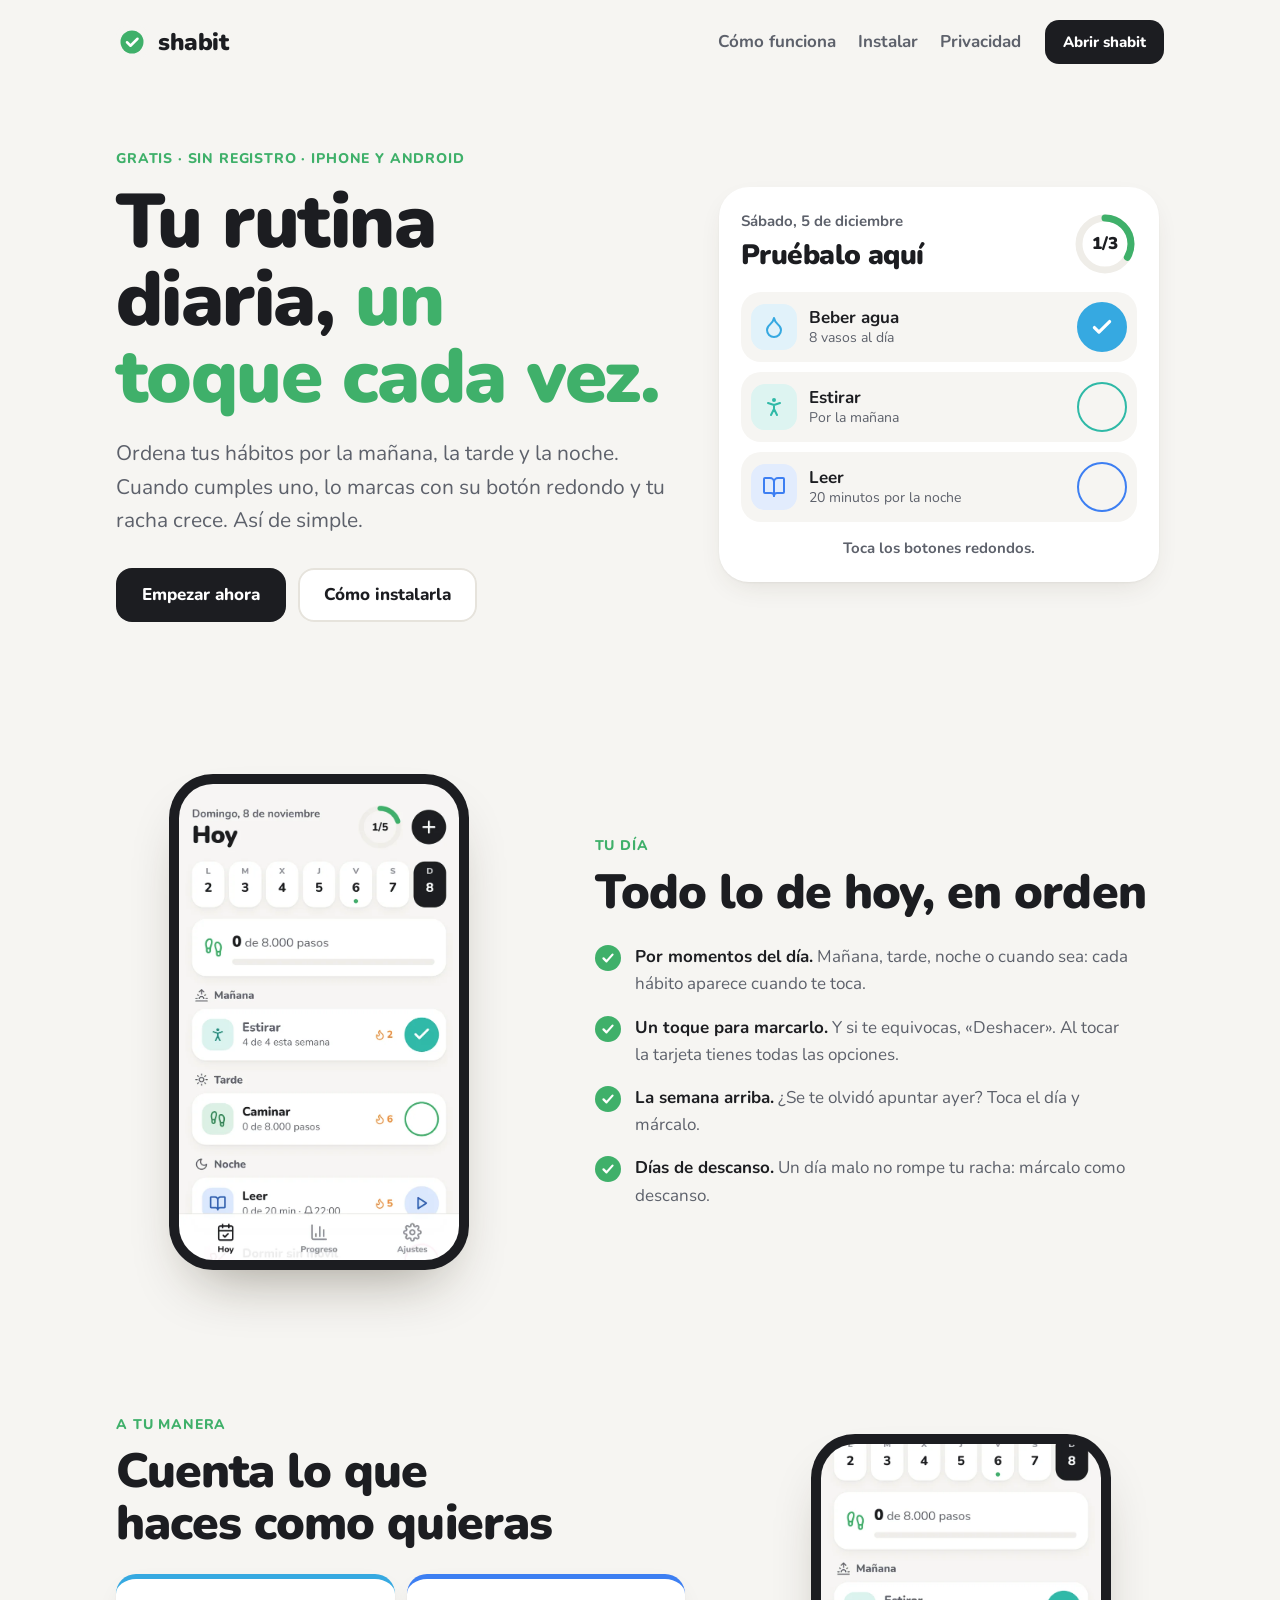
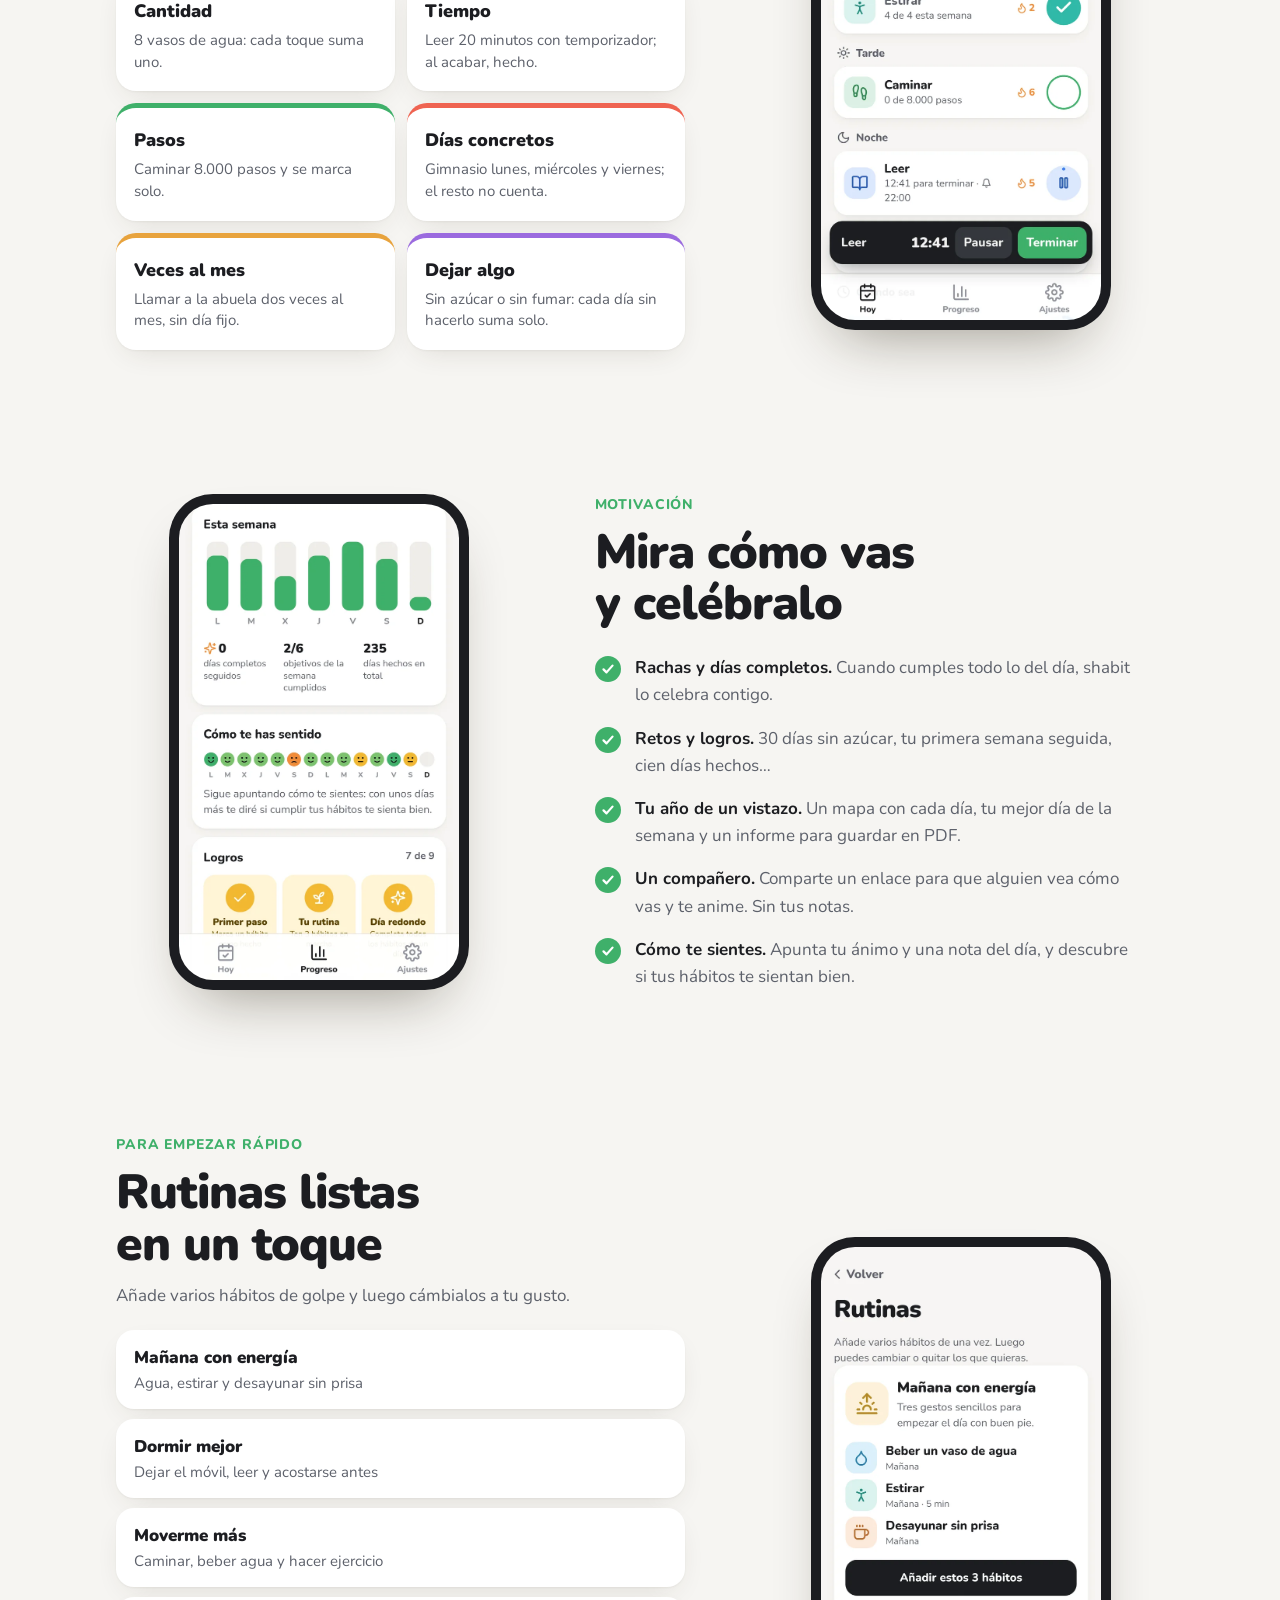
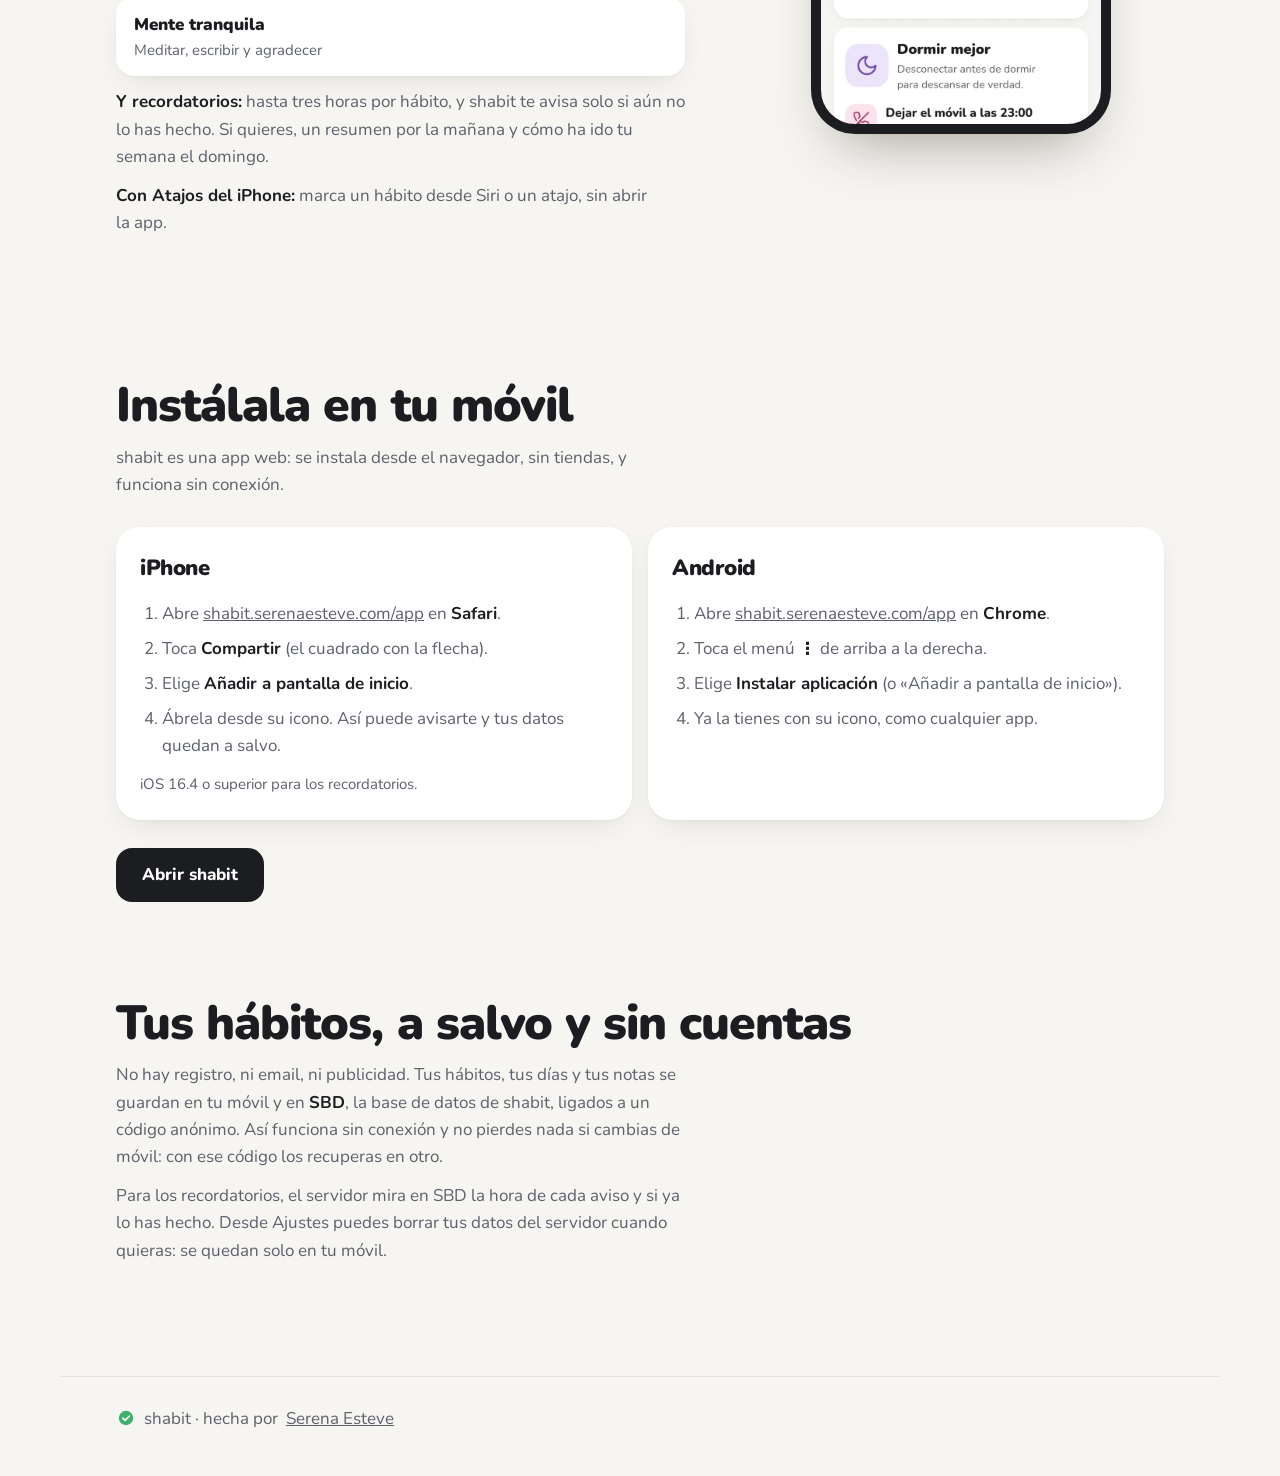
<file: web/index.html>
<!doctype html>
<html lang="es">
<head>
  <meta charset="utf-8">
  <meta name="viewport" content="width=device-width, initial-scale=1">
  <title>shabit · Tu rutina diaria de hábitos</title>
  <meta name="description" content="Organiza tus hábitos por la mañana, la tarde y la noche, márcalos con un toque y mira crecer tus rachas. Con temporizador, contador, recordatorios y logros. Gratis, sin cuentas, en iPhone y Android.">
  <meta name="theme-color" content="#F6F5F2">
  <link rel="icon" href="favicon.svg" type="image/svg+xml">
  <link rel="apple-touch-icon" href="app/img/icono-180.png">
  <link rel="canonical" href="https://shabit.serenaesteve.com/">
  <meta property="og:type" content="website">
  <meta property="og:url" content="https://shabit.serenaesteve.com/">
  <meta property="og:title" content="shabit · Tu rutina diaria de hábitos">
  <meta property="og:description" content="Márcalos con un toque y mira crecer tus rachas. Gratis y sin cuentas.">
  <meta property="og:image" content="https://shabit.serenaesteve.com/img/og.png">
  <meta property="og:image:width" content="1200">
  <meta property="og:image:height" content="630">
  <meta name="twitter:card" content="summary_large_image">
  <link rel="preload" href="fuentes/nunito.woff2" as="font" type="font/woff2" crossorigin>
  <link rel="stylesheet" href="estilos.css">
  <script src="demo.js" defer></script>
</head>
<body>
  <a class="saltar" href="#contenido">Saltar al contenido</a>

  <header class="cabecera">
    <a class="marca" href="./" aria-label="shabit, inicio"><img src="favicon.svg" width="32" height="32" alt="">shabit</a>
    <nav aria-label="Secciones">
      <a href="#funciona">Cómo funciona</a>
      <a href="#instalar">Instalar</a>
      <a href="#privacidad">Privacidad</a>
    </nav>
    <a class="boton boton--oscuro boton--peque" href="/app/">Abrir shabit</a>
  </header>

  <main id="contenido">
    <section class="portada" aria-labelledby="titulo">
      <div class="portada__texto">
        <p class="etiqueta">Gratis · sin registro · iPhone y Android</p>
        <h1 id="titulo">Tu rutina diaria, <span>un toque cada vez.</span></h1>
        <p class="entradilla">Ordena tus hábitos por la mañana, la tarde y la noche. Cuando cumples uno, lo marcas con su botón redondo y tu racha crece. Así de simple.</p>
        <div class="acciones">
          <a class="boton boton--oscuro" href="/app/">Empezar ahora</a>
          <a class="boton boton--claro" href="#instalar">Cómo instalarla</a>
        </div>
      </div>

      <div class="demo" aria-labelledby="demo-titulo">
        <div class="demo__cab">
          <div><p class="demo__fecha" id="demo-fecha">Hoy</p><h2 id="demo-titulo">Pruébalo aquí</h2></div>
          <div class="anillo" role="img" aria-label="Progreso del día" id="demo-anillo">
            <svg viewBox="0 0 64 64" aria-hidden="true"><circle cx="32" cy="32" r="26" class="anillo__fondo"/><circle cx="32" cy="32" r="26" class="anillo__valor" transform="rotate(-90 32 32)"/></svg>
            <span id="demo-cuenta">1/3</span>
          </div>
        </div>
        <ul class="demo__lista">
          <li class="habito" style="--c:#36A9E1;--c-suave:#e1f2fa">
            <span class="insignia" aria-hidden="true"><svg viewBox="0 0 24 24"><path d="M12 22a7 7 0 0 0 7-7c0-2-1-3.9-3-5.5s-3.5-4-4-6.5c-.5 2.5-2 4.9-4 6.5C6 11.1 5 13 5 15a7 7 0 0 0 7 7z"/></svg></span>
            <span class="habito__textos"><b>Beber agua</b><small>8 vasos al día</small></span>
            <button class="check" aria-pressed="true" aria-label="Beber agua">
              <svg viewBox="0 0 24 24" aria-hidden="true"><path d="M5 12.5l4.2 4.2L19 7"/></svg></button>
          </li>
          <li class="habito" style="--c:#2FB9A7;--c-suave:#ddf4f1">
            <span class="insignia" aria-hidden="true"><svg viewBox="0 0 24 24"><circle cx="12" cy="5" r="1"/><path d="m9 20 3-6 3 6M6 8l6 2 6-2M12 10v4"/></svg></span>
            <span class="habito__textos"><b>Estirar</b><small>Por la mañana</small></span>
            <button class="check" aria-pressed="false" aria-label="Estirar">
              <svg viewBox="0 0 24 24" aria-hidden="true"><path d="M5 12.5l4.2 4.2L19 7"/></svg></button>
          </li>
          <li class="habito" style="--c:#3D7FF2;--c-suave:#e2ecfd">
            <span class="insignia" aria-hidden="true"><svg viewBox="0 0 24 24"><path d="M12 7v14"/><path d="M3 18a1 1 0 0 1-1-1V4a1 1 0 0 1 1-1h5a4 4 0 0 1 4 4 4 4 0 0 1 4-4h5a1 1 0 0 1 1 1v13a1 1 0 0 1-1 1h-6a3 3 0 0 0-3 3 3 3 0 0 0-3-3z"/></svg></span>
            <span class="habito__textos"><b>Leer</b><small>20 minutos por la noche</small></span>
            <button class="check" aria-pressed="false" aria-label="Leer">
              <svg viewBox="0 0 24 24" aria-hidden="true"><path d="M5 12.5l4.2 4.2L19 7"/></svg></button>
          </li>
        </ul>
        <p class="demo__nota" id="demo-nota" aria-live="polite">Toca los botones redondos.</p>
        <div class="confeti" aria-hidden="true"></div>
      </div>
    </section>

    <section id="funciona" class="bloque" aria-labelledby="dia-t">
      <figure class="movil"><img src="img/app-hoy.webp" width="720" height="1558" alt="Pantalla Hoy de shabit: la semana arriba, los pasos del día y los hábitos ordenados por mañana, tarde y noche, cada uno con su botón redondo." loading="lazy"></figure>
      <div class="bloque__texto">
        <p class="etiqueta">Tu día</p>
        <h2 id="dia-t">Todo lo de hoy, en orden</h2>
        <ul class="puntos">
          <li><b>Por momentos del día.</b> Mañana, tarde, noche o cuando sea: cada hábito aparece cuando te toca.</li>
          <li><b>Un toque para marcarlo.</b> Y si te equivocas, «Deshacer». Al tocar la tarjeta tienes todas las opciones.</li>
          <li><b>La semana arriba.</b> ¿Se te olvidó apuntar ayer? Toca el día y márcalo.</li>
          <li><b>Días de descanso.</b> Un día malo no rompe tu racha: márcalo como descanso.</li>
        </ul>
      </div>
    </section>

    <section class="bloque bloque--espejo" aria-labelledby="contar-t">
      <figure class="movil"><img src="img/app-crono.webp" width="720" height="1558" alt="Un hábito de lectura con el temporizador en marcha y la barra de Pausar y Terminar." loading="lazy"></figure>
      <div class="bloque__texto">
        <p class="etiqueta">A tu manera</p>
        <h2 id="contar-t">Cuenta lo que haces como quieras</h2>
        <ul class="tipos">
          <li style="--c:#36A9E1"><b>Cantidad</b><span>8 vasos de agua: cada toque suma uno.</span></li>
          <li style="--c:#3D7FF2"><b>Tiempo</b><span>Leer 20 minutos con temporizador; al acabar, hecho.</span></li>
          <li style="--c:#3FB06A"><b>Pasos</b><span>Caminar 8.000 pasos y se marca solo.</span></li>
          <li style="--c:#EF6351"><b>Días concretos</b><span>Gimnasio lunes, miércoles y viernes; el resto no cuenta.</span></li>
          <li style="--c:#E8A33D"><b>Veces al mes</b><span>Llamar a la abuela dos veces al mes, sin día fijo.</span></li>
          <li style="--c:#9B6BDF"><b>Dejar algo</b><span>Sin azúcar o sin fumar: cada día sin hacerlo suma solo.</span></li>
        </ul>
      </div>
    </section>

    <section class="bloque" aria-labelledby="progreso-t">
      <figure class="movil"><img src="img/app-progreso.webp" width="720" height="1558" alt="Pantalla Progreso: barras de la semana, el ánimo de los últimos días y los logros conseguidos." loading="lazy"></figure>
      <div class="bloque__texto">
        <p class="etiqueta">Motivación</p>
        <h2 id="progreso-t">Mira cómo vas y celébralo</h2>
        <ul class="puntos">
          <li><b>Rachas y días completos.</b> Cuando cumples todo lo del día, shabit lo celebra contigo.</li>
          <li><b>Retos y logros.</b> 30 días sin azúcar, tu primera semana seguida, cien días hechos…</li>
          <li><b>Tu año de un vistazo.</b> Un mapa con cada día, tu mejor día de la semana y un informe para guardar en PDF.</li>
          <li><b>Un compañero.</b> Comparte un enlace para que alguien vea cómo vas y te anime. Sin tus notas.</li>
          <li><b>Cómo te sientes.</b> Apunta tu ánimo y una nota del día, y descubre si tus hábitos te sientan bien.</li>
        </ul>
      </div>
    </section>

    <section class="bloque bloque--espejo" aria-labelledby="rutinas-t">
      <figure class="movil"><img src="img/app-rutinas.webp" width="720" height="1558" alt="Pantalla de rutinas listas para añadir: Mañana con energía y Dormir mejor." loading="lazy"></figure>
      <div class="bloque__texto">
        <p class="etiqueta">Para empezar rápido</p>
        <h2 id="rutinas-t">Rutinas listas en un toque</h2>
        <p class="texto">Añade varios hábitos de golpe y luego cámbialos a tu gusto.</p>
        <ul class="rutinas">
          <li><b>Mañana con energía</b><span>Agua, estirar y desayunar sin prisa</span></li>
          <li><b>Dormir mejor</b><span>Dejar el móvil, leer y acostarse antes</span></li>
          <li><b>Moverme más</b><span>Caminar, beber agua y hacer ejercicio</span></li>
          <li><b>Mente tranquila</b><span>Meditar, escribir y agradecer</span></li>
        </ul>
        <p class="texto"><b>Y recordatorios:</b> hasta tres horas por hábito, y shabit te avisa solo si aún no lo has hecho. Si quieres, un resumen por la mañana y cómo ha ido tu semana el domingo.</p>
        <p class="texto"><b>Con Atajos del iPhone:</b> marca un hábito desde Siri o un atajo, sin abrir la app.</p>
      </div>
    </section>

    <section id="instalar" class="instalar" aria-labelledby="instalar-t">
      <h2 id="instalar-t">Instálala en tu móvil</h2>
      <p class="texto">shabit es una app web: se instala desde el navegador, sin tiendas, y funciona sin conexión.</p>
      <div class="instalar__columnas">
        <div class="tarjeta">
          <h3>iPhone</h3>
          <ol>
            <li>Abre <a href="/app/">shabit.serenaesteve.com/app</a> en <b>Safari</b>.</li>
            <li>Toca <b>Compartir</b> (el cuadrado con la flecha).</li>
            <li>Elige <b>Añadir a pantalla de inicio</b>.</li>
            <li>Ábrela desde su icono. Así puede avisarte y tus datos quedan a salvo.</li>
          </ol>
          <p class="nota">iOS 16.4 o superior para los recordatorios.</p>
        </div>
        <div class="tarjeta">
          <h3>Android</h3>
          <ol>
            <li>Abre <a href="/app/">shabit.serenaesteve.com/app</a> en <b>Chrome</b>.</li>
            <li>Toca el menú <b>⋮</b> de arriba a la derecha.</li>
            <li>Elige <b>Instalar aplicación</b> (o «Añadir a pantalla de inicio»).</li>
            <li>Ya la tienes con su icono, como cualquier app.</li>
          </ol>
        </div>
      </div>
      <a class="boton boton--oscuro" href="/app/">Abrir shabit</a>
    </section>

    <section id="privacidad" class="privacidad" aria-labelledby="privacidad-t">
      <h2 id="privacidad-t">Tus hábitos, a salvo y sin cuentas</h2>
      <p class="texto">No hay registro, ni email, ni publicidad. Tus hábitos, tus días y tus notas se guardan en tu móvil y en <b>SBD</b>, la base de datos de shabit, ligados a un código anónimo. Así funciona sin conexión y no pierdes nada si cambias de móvil: con ese código los recuperas en otro.</p>
      <p class="texto">Para los recordatorios, el servidor mira en SBD la hora de cada aviso y si ya lo has hecho. Desde Ajustes puedes borrar tus datos del servidor cuando quieras: se quedan solo en tu móvil.</p>
    </section>
  </main>

  <footer class="pie">
    <p><img src="favicon.svg" width="20" height="20" alt=""> shabit · hecha por <a href="https://serenaesteve.com">Serena Esteve</a></p>
  </footer>
</body>
</html>
</file>
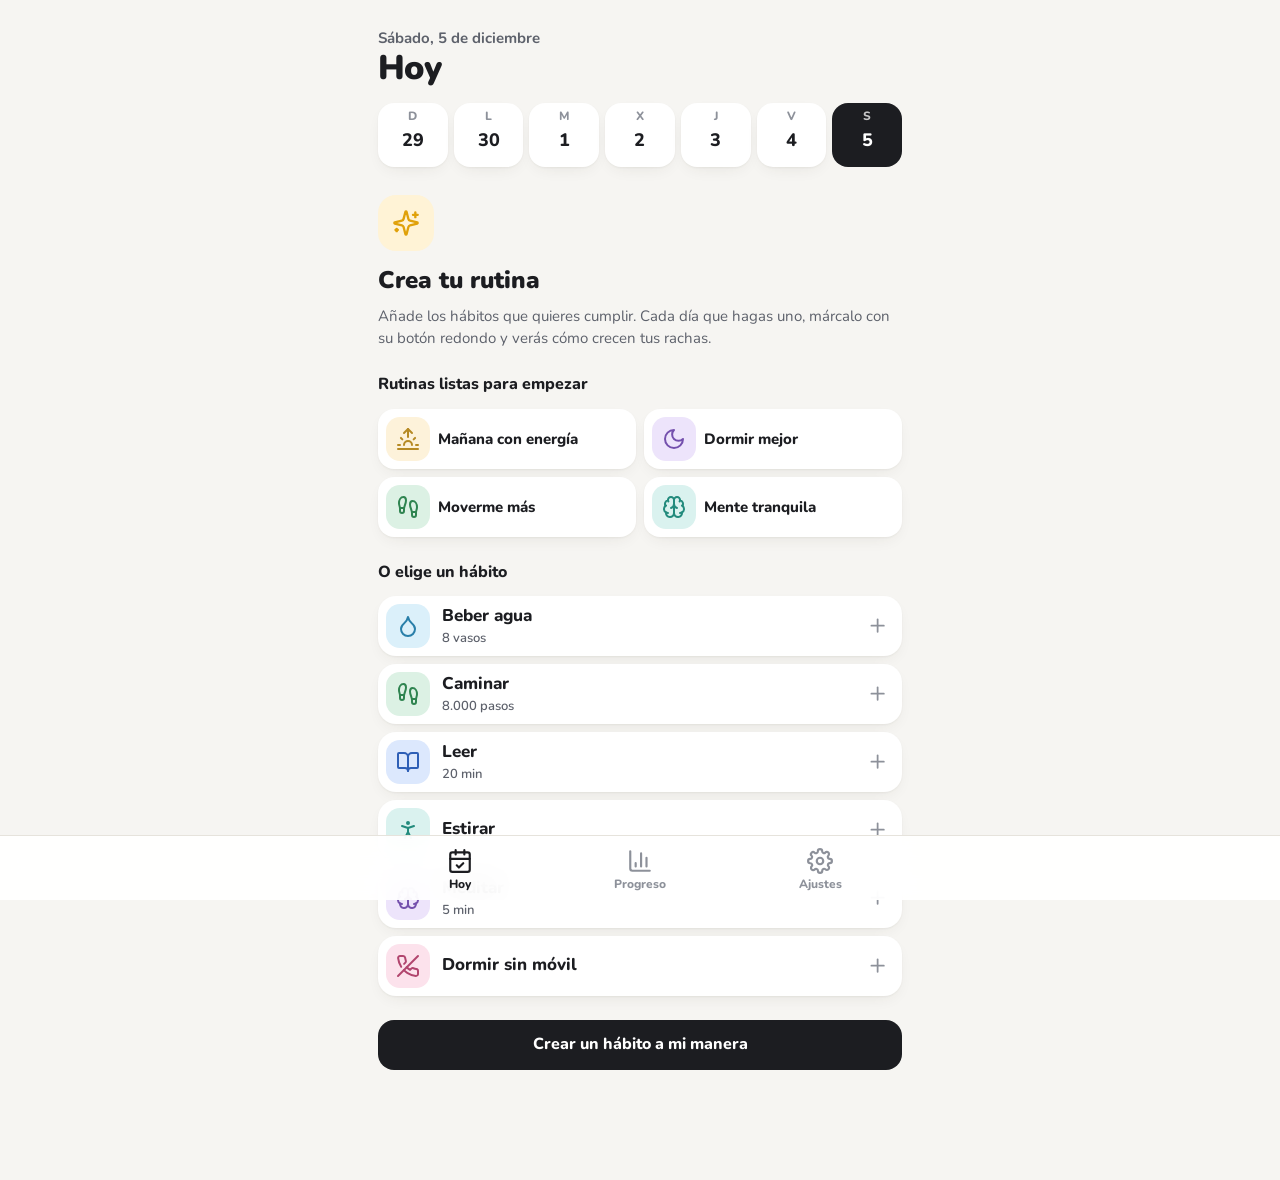
<file: web/app/index.html>
<!doctype html>
<html lang="es" data-tema="sistema">
<head>
  <meta charset="utf-8">
  <meta name="viewport" content="width=device-width, initial-scale=1, viewport-fit=cover">
  <title>shabit</title>
  <meta name="description" content="shabit: tu rutina diaria de hábitos. Marca cada hábito al cumplirlo y mira cómo crecen tus rachas.">
  <meta name="theme-color" content="#F6F5F2" media="(prefers-color-scheme: light)">
  <meta name="theme-color" content="#141518" media="(prefers-color-scheme: dark)">
  <meta name="apple-mobile-web-app-capable" content="yes">
  <meta name="mobile-web-app-capable" content="yes">
  <meta name="apple-mobile-web-app-status-bar-style" content="default">
  <meta name="apple-mobile-web-app-title" content="shabit">
  <link rel="manifest" href="manifest.webmanifest">
  <link rel="icon" href="icono.svg" type="image/svg+xml">
  <link rel="apple-touch-icon" href="img/icono-180.png">
  <link rel="preload" href="../fuentes/nunito.woff2" as="font" type="font/woff2" crossorigin>
  <link rel="stylesheet" href="app.css">
  <script type="module" src="js/main.js"></script>
</head>
<body>
  <main id="app" class="app"></main>
  <div id="deshacer" class="deshacer" role="status" hidden><span></span><button type="button">Deshacer</button></div>
  <div id="crono" class="crono" role="timer" hidden>
    <span class="crono__nombre"></span><b class="crono__tiempo" aria-live="off"></b>
    <button type="button" data-c="pausa">Pausar</button><button type="button" data-c="fin">Terminar</button>
  </div>
  <button id="logro" class="logro-aviso" type="button" hidden><b></b><span></span></button>
  <div id="fiesta" class="fiesta" role="status" hidden>
    <div class="fiesta__confeti" aria-hidden="true"></div>
    <div class="fiesta__caja"><h2>¡Día completo!</h2><p></p></div>
  </div>
  <nav id="nav" class="nav" aria-label="Pantallas">
    <a href="#/hoy" data-ruta="hoy"><svg viewBox="0 0 24 24" aria-hidden="true"><path d="M8 2v4M16 2v4"/><rect width="18" height="18" x="3" y="4" rx="2"/><path d="M3 10h18M9 16l2 2 4-4"/></svg><span>Hoy</span></a>
    <a href="#/progreso" data-ruta="progreso"><svg viewBox="0 0 24 24" aria-hidden="true"><path d="M3 3v16a2 2 0 0 0 2 2h16M18 17V9M13 17V5M8 17v-3"/></svg><span>Progreso</span></a>
    <a href="#/ajustes" data-ruta="ajustes"><svg viewBox="0 0 24 24" aria-hidden="true"><circle cx="12" cy="12" r="3"/><path d="M19.4 15a1.65 1.65 0 0 0 .33 1.82l.06.06a2 2 0 1 1-2.83 2.83l-.06-.06a1.65 1.65 0 0 0-1.82-.33 1.65 1.65 0 0 0-1 1.51V21a2 2 0 1 1-4 0v-.09a1.65 1.65 0 0 0-1.08-1.51 1.65 1.65 0 0 0-1.82.33l-.06.06a2 2 0 1 1-2.83-2.83l.06-.06a1.65 1.65 0 0 0 .33-1.82 1.65 1.65 0 0 0-1.51-1H3a2 2 0 1 1 0-4h.09a1.65 1.65 0 0 0 1.51-1.08 1.65 1.65 0 0 0-.33-1.82l-.06-.06a2 2 0 1 1 2.83-2.83l.06.06a1.65 1.65 0 0 0 1.82.33H9a1.65 1.65 0 0 0 1-1.51V3a2 2 0 1 1 4 0v.09a1.65 1.65 0 0 0 1 1.51 1.65 1.65 0 0 0 1.82-.33l.06-.06a2 2 0 1 1 2.83 2.83l-.06.06a1.65 1.65 0 0 0-.33 1.82V9a1.65 1.65 0 0 0 1.51 1H21a2 2 0 1 1 0 4h-.09a1.65 1.65 0 0 0-1.51 1z"/></svg><span>Ajustes</span></a>
  </nav>
  <noscript><p class="sub" style="padding:24px">shabit necesita JavaScript para funcionar.</p></noscript>
</body>
</html>
</file>
<file: web/estilos.css>
@font-face { font-family: "Nunito"; src: url("fuentes/nunito.woff2") format("woff2"); font-weight: 400 900; font-display: swap; }

:root {
  color-scheme: light;
  --fondo: #f6f5f2; --superficie: #ffffff; --superficie-2: #efede8;
  --tinta: #1c1d21; --tinta-2: #5d616b; --borde: #e6e3dc;
  --verde: #3fb06a;
  --sombra: 0 1px 2px rgb(60 50 30 / 0.05), 0 10px 30px -12px rgb(60 50 30 / 0.16);
  --fuente: "Nunito", -apple-system, system-ui, sans-serif;
  --margen: clamp(16px, 5vw, 56px);
  --ancho: 1160px;
  --salida: cubic-bezier(0.2, 0.8, 0.2, 1);
  --rebote: cubic-bezier(0.34, 1.56, 0.5, 1);
}

*, *::before, *::after { box-sizing: border-box; }
html { scroll-behavior: smooth; -webkit-text-size-adjust: 100%; }
body { margin: 0; background: var(--fondo); color: var(--tinta); font: 400 1.0625rem/1.6 var(--fuente); overflow-x: hidden; }
img { display: block; max-width: 100%; height: auto; }
a { color: inherit; }
h1, h2, h3 { margin: 0; letter-spacing: -0.02em; text-wrap: balance; }
p { margin: 0; text-wrap: pretty; }
:focus-visible { outline: 3px solid #3d7ff2; outline-offset: 3px; border-radius: 6px; }
::selection { background: #c9ecd5; }
[id] { scroll-margin-top: 24px; }
.saltar { position: absolute; left: 16px; top: -80px; background: var(--tinta); color: #fff; padding: 8px 16px; border-radius: 10px; z-index: 10; }
.saltar:focus { top: 16px; }

.etiqueta { font-weight: 800; font-size: 0.875rem; letter-spacing: 0.06em; text-transform: uppercase; color: var(--verde); }
.texto { color: var(--tinta-2); max-width: 58ch; margin-top: 12px; }
.texto b { color: var(--tinta); }
.nota { color: var(--tinta-2); font-size: 0.9375rem; margin-top: 12px; }

/* Botones */
.boton {
  display: inline-flex; align-items: center; justify-content: center; min-height: 54px; padding: 0 26px;
  border-radius: 16px; font-weight: 800; font-size: 1.0625rem; text-decoration: none;
  transition: transform 140ms var(--salida), background-color 140ms;
}
.boton:active { transform: scale(0.98); }
.boton--oscuro { background: var(--tinta); color: #fff; }
.boton--claro { background: var(--superficie); box-shadow: inset 0 0 0 2px var(--borde); }
.boton--peque { min-height: 44px; padding: 0 18px; font-size: 0.9375rem; border-radius: 14px; }
@media (hover: hover) { .boton--oscuro:hover { background: #33353b; } .boton--claro:hover { box-shadow: inset 0 0 0 2px var(--tinta); } }

/* Cabecera */
.cabecera { max-width: var(--ancho); margin: 0 auto; padding: 20px var(--margen); display: flex; align-items: center; gap: 24px; }
.marca { display: inline-flex; align-items: center; gap: 10px; font-weight: 900; font-size: 1.5rem; text-decoration: none; letter-spacing: -0.02em; }
.marca img { border-radius: 9px; }
.cabecera nav { display: flex; gap: 22px; margin-left: auto; }
.cabecera nav a { text-decoration: none; font-weight: 700; color: var(--tinta-2); }
@media (hover: hover) { .cabecera nav a:hover { color: var(--tinta); } }
@media (max-width: 760px) { .cabecera nav { display: none; } .cabecera .boton { margin-left: auto; } }

/* Portada */
.portada { max-width: var(--ancho); margin: 0 auto; padding: 40px var(--margen) 80px; display: grid; gap: 48px; align-items: center; }
@media (min-width: 900px) { .portada { grid-template-columns: 1.1fr 0.9fr; padding-top: 64px; } }
.portada h1 { font-size: clamp(2.75rem, 7vw, 4.75rem); line-height: 1.02; font-weight: 900; margin: 14px 0 20px; }
.portada h1 span { color: var(--verde); }
.entradilla { font-size: clamp(1.125rem, 1.7vw, 1.3125rem); color: var(--tinta-2); max-width: 46ch; }
.acciones { display: flex; flex-wrap: wrap; gap: 12px; margin-top: 30px; }

/* Demo interactiva */
.demo { position: relative; background: var(--superficie); border-radius: 30px; padding: 22px; box-shadow: var(--sombra); max-width: 440px; width: 100%; justify-self: center; overflow: hidden; }
.demo__cab { display: flex; align-items: center; justify-content: space-between; margin-bottom: 14px; }
.demo__fecha { color: var(--tinta-2); font-weight: 700; font-size: 0.9375rem; }
.demo h2 { font-size: 1.75rem; font-weight: 900; }
.anillo { position: relative; width: 64px; height: 64px; }
.anillo svg { width: 100%; height: 100%; }
.anillo__fondo { fill: none; stroke: var(--superficie-2); stroke-width: 7; }
.anillo__valor { fill: none; stroke: var(--verde); stroke-width: 7; stroke-linecap: round; stroke-dasharray: 0 164; transition: stroke-dasharray 500ms var(--salida); }
.anillo span { position: absolute; inset: 0; display: grid; place-items: center; font-weight: 900; font-variant-numeric: tabular-nums; }
.demo__lista { list-style: none; margin: 0; padding: 0; display: grid; gap: 10px; }
.habito { display: flex; align-items: center; gap: 12px; padding: 10px 10px 10px 10px; border-radius: 20px; background: var(--fondo); }
.insignia { width: 46px; height: 46px; border-radius: 14px; display: grid; place-items: center; background: var(--c-suave); color: var(--c); flex: none; }
.insignia svg, .check svg { width: 24px; height: 24px; fill: none; stroke: currentColor; stroke-width: 2; stroke-linecap: round; stroke-linejoin: round; }
.habito__textos { flex: 1; display: flex; flex-direction: column; line-height: 1.3; }
.habito__textos small { color: var(--tinta-2); font-size: 0.875rem; }
.check {
  width: 50px; height: 50px; border-radius: 50%; border: 2.5px solid var(--c); background: transparent; color: transparent;
  display: grid; place-items: center; cursor: pointer; touch-action: manipulation; transition: background-color 200ms, transform 120ms;
}
.check svg { width: 26px; height: 26px; stroke-width: 3; }
.check[aria-pressed="true"] { background: var(--c); color: #fff; }
.check:active { transform: scale(0.9); }
.check.pop { animation: pop 450ms var(--rebote); }
@keyframes pop { from { transform: scale(0.6); } }
@media (hover: hover) { .check[aria-pressed="false"]:hover { color: var(--c); } }
.demo__nota { margin-top: 14px; text-align: center; color: var(--tinta-2); font-weight: 700; font-size: 0.9375rem; min-height: 1.6em; }
.confeti { position: absolute; inset: 0; pointer-events: none; }
.confeti i { position: absolute; top: -16px; width: 9px; height: 14px; border-radius: 3px; animation: caer 1.9s cubic-bezier(0.25, 0.6, 0.4, 1) forwards; }
@keyframes caer { to { transform: translate(var(--x), 560px) rotate(var(--giro)); opacity: 0.9; } }

/* Bloques con capturas */
.bloque { max-width: var(--ancho); margin: 0 auto; padding: 72px var(--margen); display: grid; gap: 40px; align-items: center; }
@media (min-width: 900px) {
  .bloque { grid-template-columns: 5fr 7fr; gap: 72px; }
  .bloque--espejo { grid-template-columns: 7fr 5fr; }
  .bloque--espejo .movil { order: 2; }
}
.bloque h2 { font-size: clamp(2rem, 4vw, 3rem); line-height: 1.08; font-weight: 900; margin-top: 10px; }
.movil { margin: 0; justify-self: center; width: min(100%, 300px); border-radius: 44px; padding: 10px; background: #1c1d21; box-shadow: 0 30px 60px -28px rgb(40 30 10 / 0.45); }
.movil img { border-radius: 34px; }
.puntos { list-style: none; padding: 0; margin: 24px 0 0; display: grid; gap: 16px; }
.puntos li { position: relative; padding-left: 40px; color: var(--tinta-2); max-width: 54ch; }
.puntos li b { color: var(--tinta); }
.puntos li::before {
  content: ""; position: absolute; left: 0; top: 2px; width: 26px; height: 26px; border-radius: 50%;
  background: var(--verde) url("data:image/svg+xml,%3Csvg xmlns='http://www.w3.org/2000/svg' viewBox='0 0 24 24'%3E%3Cpath d='M6 12.5l4 4 8-9' fill='none' stroke='white' stroke-width='3' stroke-linecap='round' stroke-linejoin='round'/%3E%3C/svg%3E") center / 18px no-repeat;
}
.tipos { list-style: none; padding: 0; margin: 24px 0 0; display: grid; gap: 12px; }
@media (min-width: 560px) { .tipos { grid-template-columns: 1fr 1fr; } }
.tipos li { background: var(--superficie); border-radius: 20px; padding: 18px; box-shadow: var(--sombra); border-top: 5px solid var(--c); display: flex; flex-direction: column; gap: 4px; }
.tipos b { font-size: 1.125rem; font-weight: 900; }
.tipos span { color: var(--tinta-2); font-size: 0.9375rem; line-height: 1.45; }
.rutinas { list-style: none; padding: 0; margin: 20px 0 0; display: grid; gap: 10px; }
.rutinas li { display: flex; flex-direction: column; padding: 14px 18px; border-radius: 18px; background: var(--superficie); box-shadow: var(--sombra); }
.rutinas b { font-weight: 900; }
.rutinas span { color: var(--tinta-2); font-size: 0.9375rem; }

/* Instalar y privacidad */
.instalar, .privacidad { max-width: var(--ancho); margin: 0 auto; padding: 72px var(--margen); }
.instalar h2, .privacidad h2 { font-size: clamp(2rem, 4vw, 3rem); font-weight: 900; line-height: 1.08; }
.instalar__columnas { display: grid; gap: 16px; margin: 28px 0; }
@media (min-width: 760px) { .instalar__columnas { grid-template-columns: 1fr 1fr; } }
.tarjeta { background: var(--superficie); border-radius: 24px; padding: 24px; box-shadow: var(--sombra); }
.tarjeta h3 { font-size: 1.375rem; font-weight: 900; }
.tarjeta ol { margin: 14px 0 0; padding-left: 22px; display: grid; gap: 8px; color: var(--tinta-2); }
.tarjeta ol b { color: var(--tinta); }
.privacidad { padding-top: 24px; }

.pie { max-width: var(--ancho); margin: 40px auto 0; padding: 28px var(--margen) 44px; border-top: 1px solid var(--borde); color: var(--tinta-2); }
.pie p { display: flex; align-items: center; gap: 8px; }
.pie img { border-radius: 5px; }

@media (prefers-reduced-motion: reduce) {
  html { scroll-behavior: auto; }
  *, *::before, *::after { animation: none !important; transition: none !important; }
}
</file>
<file: web/app/app.css>
@font-face { font-family: "Nunito"; src: url("../fuentes/nunito.woff2") format("woff2"); font-weight: 400 900; font-display: swap; }

/* ---------------------------------------------------------------- tokens */
:root {
  --fuente: "Nunito", -apple-system, system-ui, sans-serif;
  --e-1: 4px; --e-2: 8px; --e-3: 12px; --e-4: 16px; --e-5: 24px; --e-6: 32px; --e-7: 48px;
  --radio: 20px;
  --radio-peque: 12px;
  --salida: cubic-bezier(0.2, 0.8, 0.2, 1);
  --rebote: cubic-bezier(0.34, 1.56, 0.5, 1);
}
:root, [data-tema="claro"] {
  color-scheme: light;
  --fondo: #f6f5f2;
  --superficie: #ffffff;
  --superficie-2: #efede8;
  --tinta: #1c1d21;
  --tinta-2: #5d616b;
  --tinta-3: #8d919a;
  --borde: #e6e3dc;
  --sombra: 0 1px 2px rgb(60 50 30 / 0.05), 0 6px 18px -8px rgb(60 50 30 / 0.12);
  --principal: #1c1d21;
  --principal-tinta: #ffffff;
  --peligro: #d93a32;
}
[data-tema="oscuro"] {
  color-scheme: dark;
  --fondo: #141518;
  --superficie: #1e2024;
  --superficie-2: #2a2d33;
  --tinta: #f2f1ee;
  --tinta-2: #b0b4bc;
  --tinta-3: #80858e;
  --borde: #2e3137;
  --sombra: none;
  --principal: #f2f1ee;
  --principal-tinta: #141518;
  --peligro: #ff6b62;
}
[data-tema="arena"] {
  color-scheme: light;
  --fondo: #f3ece1; --superficie: #fffaf2; --superficie-2: #ebe1d1;
  --tinta: #2a2219; --tinta-2: #6b5d4c; --tinta-3: #9a8b78; --borde: #e3d7c4;
  --sombra: 0 1px 2px rgb(80 55 20 / 0.06), 0 6px 18px -8px rgb(80 55 20 / 0.16);
  --principal: #2a2219; --principal-tinta: #fffaf2; --peligro: #c8372d;
}
[data-tema="menta"] {
  color-scheme: light;
  --fondo: #eaf4ef; --superficie: #fbfffd; --superficie-2: #dbeae2;
  --tinta: #14261d; --tinta-2: #4b6357; --tinta-3: #7c9186; --borde: #d3e3da;
  --sombra: 0 1px 2px rgb(20 60 40 / 0.05), 0 6px 18px -8px rgb(20 60 40 / 0.14);
  --principal: #14261d; --principal-tinta: #fbfffd; --peligro: #cc3a30;
}
[data-tema="lavanda"] {
  color-scheme: light;
  --fondo: #f0eef8; --superficie: #fdfcff; --superficie-2: #e3dff1;
  --tinta: #1f1a33; --tinta-2: #5b5574; --tinta-3: #8b85a3; --borde: #dcd7ec;
  --sombra: 0 1px 2px rgb(40 30 80 / 0.05), 0 6px 18px -8px rgb(40 30 80 / 0.14);
  --principal: #1f1a33; --principal-tinta: #fdfcff; --peligro: #cc3a30;
}
@media (prefers-color-scheme: dark) {
  [data-tema="sistema"] {
    color-scheme: dark;
    --fondo: #141518; --superficie: #1e2024; --superficie-2: #2a2d33;
    --tinta: #f2f1ee; --tinta-2: #b0b4bc; --tinta-3: #80858e; --borde: #2e3137;
    --sombra: none; --principal: #f2f1ee; --principal-tinta: #141518; --peligro: #ff6b62;
  }
}

/* ---------------------------------------------------------------- base */
*, *::before, *::after { box-sizing: border-box; }
html { -webkit-text-size-adjust: 100%; background: var(--fondo); }
html[data-texto="grande"] { font-size: 112.5%; }
html[data-texto="enorme"] { font-size: 125%; }
body {
  margin: 0; min-height: 100dvh;
  background: var(--fondo); color: var(--tinta);
  font: 400 1.0625rem/1.45 var(--fuente);
  -webkit-tap-highlight-color: transparent;
}
a { color: inherit; }
button { font: inherit; color: inherit; }
:focus-visible { outline: 3px solid #3d7ff2; outline-offset: 2px; border-radius: 6px; }
h1, h2, h3 { margin: 0; text-wrap: balance; }
p { margin: 0; text-wrap: pretty; }
.oculto { position: absolute; width: 1px; height: 1px; overflow: hidden; clip-path: inset(50%); white-space: nowrap; }
.ico { width: 1.25em; height: 1.25em; flex: none; }

.app {
  max-width: 560px; margin: 0 auto;
  padding: calc(env(safe-area-inset-top) + var(--e-4)) calc(env(safe-area-inset-right) + 18px) calc(env(safe-area-inset-bottom) + 110px) calc(env(safe-area-inset-left) + 18px);
}

.nota { color: var(--tinta-2); font-size: 0.9375rem; margin-top: var(--e-2); }
.ancho { width: 100%; margin-top: var(--e-5); }

/* ---------------------------------------------------------------- cabecera */
.cabecera { display: flex; align-items: center; justify-content: space-between; gap: var(--e-4); padding: var(--e-3) 0 var(--e-4); }
.cabecera h1, .titulo-pantalla { font-size: 2.125rem; font-weight: 900; letter-spacing: -0.02em; line-height: 1.1; }
.titulo-pantalla { margin: var(--e-2) 0 var(--e-4); }
.fecha { color: var(--tinta-2); font-weight: 700; font-size: 0.9375rem; }
.cabecera--ficha { justify-content: flex-start; }
.cabecera--ficha h1 { font-size: 1.75rem; overflow-wrap: anywhere; }

.progreso-dia { position: relative; width: 64px; height: 64px; flex: none; }
.progreso-dia span { position: absolute; inset: 0; display: flex; flex-direction: column; align-items: center; justify-content: center; line-height: 1.05; font-variant-numeric: tabular-nums; }
.progreso-dia b { font-weight: 800; font-size: 0.9375rem; }
.progreso-dia small { font-size: 0.625rem; font-weight: 700; color: var(--tinta-2); }
.anillo { width: 100%; height: 100%; }
.anillo__fondo { fill: none; stroke: var(--superficie-2); stroke-width: 7; }
.anillo__valor { fill: none; stroke: #3fb06a; stroke-width: 7; stroke-linecap: round; transition: stroke-dasharray 500ms var(--salida); }

/* ---------------------------------------------------------------- tira de la semana */
.tira { list-style: none; margin: 0 0 var(--e-4); padding: 0; display: grid; grid-template-columns: repeat(7, 1fr); gap: 6px; }
.dia {
  width: 100%; min-height: 64px; border: 0; border-radius: 16px; background: var(--superficie);
  box-shadow: var(--sombra);
  display: flex; flex-direction: column; align-items: center; justify-content: center; gap: 1px;
  cursor: pointer; touch-action: manipulation;
}
.dia__letra { font-size: 0.75rem; font-weight: 800; color: var(--tinta-3); text-transform: uppercase; }
.dia__num { font-size: 1.125rem; font-weight: 800; font-variant-numeric: tabular-nums; }
.dia__punto { width: 6px; height: 6px; border-radius: 50%; margin-top: 2px; background: transparent; }
.dia__punto--lleno { background: #3fb06a; }
.dia--hoy .dia__letra { color: var(--tinta); }
.dia--activo { background: var(--principal); color: var(--principal-tinta); box-shadow: none; }
.dia--activo .dia__letra { color: var(--principal-tinta); opacity: 0.75; }

/* ---------------------------------------------------------------- tarjetas */
.tarjeta {
  display: block; background: var(--superficie); border-radius: var(--radio); padding: var(--e-4);
  box-shadow: var(--sombra); margin-bottom: var(--e-3); text-decoration: none;
}
.tarjeta__titulo { display: flex; align-items: center; gap: 8px; font-size: 1.0625rem; font-weight: 800; margin-bottom: var(--e-3); }
.tarjeta__titulo .ico { flex: none; width: 22px; height: 22px; }
.tarjeta__cab { display: flex; align-items: center; gap: var(--e-3); }
.tarjeta--enlace .flecha { color: var(--tinta-3); }
.aviso { border: 2px dashed var(--borde); box-shadow: none; }
.aviso .enlace { margin-top: var(--e-2); }
.icono-compartir {
  display: inline-block; width: 1em; height: 1.15em; vertical-align: -0.15em; background: currentColor;
  -webkit-mask: url("data:image/svg+xml,%3Csvg xmlns='http://www.w3.org/2000/svg' viewBox='0 0 20 24'%3E%3Cpath d='M10 1l4.5 4.5-1.4 1.4L11 4.8V15H9V4.8L6.9 6.9 5.5 5.5z M3 9h4v2H5v10h10V11h-2V9h4v14H3z'/%3E%3C/svg%3E") center / contain no-repeat;
          mask: url("data:image/svg+xml,%3Csvg xmlns='http://www.w3.org/2000/svg' viewBox='0 0 20 24'%3E%3Cpath d='M10 1l4.5 4.5-1.4 1.4L11 4.8V15H9V4.8L6.9 6.9 5.5 5.5z M3 9h4v2H5v10h10V11h-2V9h4v14H3z'/%3E%3C/svg%3E") center / contain no-repeat;
}

/* Insignia de cada hábito: su icono sobre un círculo de su color */
.insignia {
  width: 44px; height: 44px; border-radius: 14px; flex: none;
  display: grid; place-items: center;
  background: var(--c-suave); color: var(--c-oscuro);
}
.insignia .ico { width: 24px; height: 24px; }
.insignia--grande { width: 60px; height: 60px; border-radius: 18px; }
.insignia--grande .ico { width: 32px; height: 32px; }
[data-tema="oscuro"] .insignia { background: color-mix(in srgb, var(--c) 24%, transparent); color: var(--c); }
@media (prefers-color-scheme: dark) { [data-tema="sistema"] .insignia { background: color-mix(in srgb, var(--c) 24%, transparent); color: var(--c); } }

/* ---------------------------------------------------------------- pasos */
.pasos { display: flex; gap: var(--e-3); align-items: center; }
.pasos > div { flex: 1; }
.pasos__ico { width: 28px; height: 28px; color: #3fb06a; }
.pasos__cifra { color: var(--tinta-2); }
.pasos__cifra b { color: var(--tinta); font-size: 1.375rem; font-weight: 900; font-variant-numeric: tabular-nums; }
.pasos .boton { margin-top: var(--e-2); }
.barra-fina { display: block; height: 8px; border-radius: 4px; background: var(--superficie-2); overflow: hidden; margin-top: var(--e-2); }
.barra-fina > span { display: block; height: 100%; border-radius: 4px; background: var(--c, #3fb06a); transition: width 600ms var(--salida); }

/* ---------------------------------------------------------------- momentos y hábitos */
.momento { margin-top: var(--e-4); }
.momento h2 { display: flex; align-items: center; gap: var(--e-2); font-size: 0.9375rem; font-weight: 800; color: var(--tinta-2); margin: 0 0 var(--e-2) var(--e-1); }
.lista { list-style: none; margin: 0; padding: 0; display: grid; gap: var(--e-2); }
.habito {
  display: flex; align-items: center; gap: var(--e-2);
  background: var(--superficie); border-radius: var(--radio); padding: 6px 10px 6px 6px;
  box-shadow: var(--sombra);
  transition: background-color 250ms var(--salida);
}
.habito__abrir {
  flex: 1; min-width: 0; display: flex; align-items: center; gap: var(--e-3);
  background: none; border: 0; padding: 8px; border-radius: 16px; text-align: left; cursor: pointer;
}
.habito__textos { flex: 1; min-width: 0; display: flex; flex-direction: column; }
.habito__nombre { font-weight: 800; font-size: 1.0625rem; line-height: 1.25; overflow-wrap: anywhere; }
.habito__sub { color: var(--tinta-2); font-size: 0.875rem; font-variant-numeric: tabular-nums; }
.habito--hecho .habito__nombre { color: var(--tinta-2); }
.habito--descanso { background: var(--superficie-2); box-shadow: none; }
.racha { display: inline-flex; align-items: center; gap: 2px; font-weight: 800; font-size: 0.875rem; color: #f28c38; }
.racha .ico { width: 16px; height: 16px; }
.racha { flex-wrap: wrap; justify-content: center; max-width: 52px; text-align: center; line-height: 1.05; }
.racha small { flex-basis: 100%; font-size: 0.6875rem; font-weight: 700; color: var(--tinta-2); }

/* Botón redondo para marcar */
.check {
  width: 48px; height: 48px; flex: none; border-radius: 50%;
  border: 2.5px solid var(--c); background: transparent; color: transparent;
  display: grid; place-items: center; cursor: pointer; touch-action: manipulation;
  transition: background-color 200ms var(--salida), transform 120ms var(--salida);
}
.check .ico { width: 26px; height: 26px; stroke-width: 3; }
.check:active { transform: scale(0.9); }
.check[aria-pressed="true"] { background: var(--c); color: var(--c-tinta); }
.habito--descanso .check { border-color: var(--tinta-3); color: var(--tinta-3); border-style: dashed; }
.habito--descanso .check .ico { width: 20px; height: 20px; stroke-width: 2; }
.check--pop { animation: pop 450ms var(--rebote); }
@keyframes pop { 0% { transform: scale(0.6); } 100% { transform: scale(1); } }
@media (hover: hover) { .check:not([aria-pressed="true"]):hover { color: var(--c); } }

/* ---------------------------------------------------------------- botones */
.boton {
  display: inline-flex; align-items: center; justify-content: center; gap: var(--e-2);
  min-height: 50px; padding: 0 var(--e-5); border-radius: 16px; border: 0;
  font-weight: 800; font-size: 1rem; text-decoration: none; cursor: pointer;
  transition: transform 120ms var(--salida), opacity 120ms;
}
.boton:active { transform: scale(0.98); }
.boton--principal { background: var(--principal); color: var(--principal-tinta); }
.boton--suave { background: var(--superficie-2); color: var(--tinta); }
.boton--peligro { background: transparent; color: var(--peligro); box-shadow: inset 0 0 0 2px var(--peligro); }
.boton--peligro-lleno { background: var(--peligro); color: #fff; }
.boton--peque { min-height: 40px; padding: 0 var(--e-4); font-size: 0.9375rem; }
.boton .ico { width: 20px; height: 20px; }
.boton-icono { width: 44px; height: 44px; border-radius: 50%; border: 0; background: var(--superficie-2); display: grid; place-items: center; cursor: pointer; }
.boton-icono:disabled { opacity: 0.3; cursor: default; }
.enlace { background: none; border: 0; padding: var(--e-2) 0; font-weight: 800; text-decoration: underline; cursor: pointer; }
.fila-botones { display: grid; grid-template-columns: 1fr 1fr; gap: var(--e-2); margin-top: var(--e-3); }
.volver { display: inline-flex; align-items: center; gap: 2px; min-height: 44px; font-weight: 800; color: var(--tinta-2); text-decoration: none; margin-left: -6px; }

/* Botón para crear un hábito, junto al anillo del día */
.cabecera__lado { display: flex; align-items: center; gap: var(--e-3); }
.boton-nuevo { width: 48px; height: 48px; border-radius: 50%; display: grid; place-items: center; background: var(--principal); color: var(--principal-tinta); }
.boton-nuevo .ico { width: 26px; height: 26px; stroke-width: 2.6; }
.hoja__cab:focus { outline: none; }

/* Aviso de «Deshacer» */
.deshacer {
  position: fixed; z-index: 7; left: 16px; right: 16px; bottom: calc(env(safe-area-inset-bottom) + 84px);
  max-width: 520px; margin: 0 auto;
  display: flex; align-items: center; gap: var(--e-3);
  background: #1c1d21; color: #f2f1ee; border-radius: 14px; padding: 6px 6px 6px 16px;
  box-shadow: 0 10px 30px -10px rgb(0 0 0 / 0.5);
  animation: subir 250ms var(--salida);
}
.deshacer[hidden] { display: none; }
.deshacer span { flex: 1; font-weight: 700; font-size: 0.9375rem; overflow-wrap: anywhere; }
.deshacer button { min-height: 44px; padding: 0 var(--e-4); border: 0; border-radius: 10px; background: #34373d; color: #ffd166; font-weight: 800; cursor: pointer; }
@keyframes subir { from { transform: translateY(16px); opacity: 0; } }

/* ---------------------------------------------------------------- vacío */
.vacio { text-align: left; padding-top: var(--e-3); }
.vacio__ico { display: grid; place-items: center; width: 56px; height: 56px; border-radius: 18px; background: #fff3d6; color: #e0a10a; margin-bottom: var(--e-3); }
.vacio__ico .ico { width: 28px; height: 28px; }
.vacio h2 { font-size: 1.5rem; font-weight: 900; }
.vacio h3 { font-size: 1rem; font-weight: 800; margin: var(--e-5) 0 var(--e-3); }
.sugerencias { list-style: none; padding: 0; margin: 0; display: grid; gap: var(--e-2); }
.sugerencia {
  display: flex; align-items: center; gap: var(--e-3); padding: 8px 14px 8px 8px; min-height: 60px;
  background: var(--superficie); border-radius: 18px; box-shadow: var(--sombra); text-decoration: none; font-weight: 800;
}
.sugerencia > span:nth-child(2) { flex: 1; }
.sugerencia__mas { color: var(--tinta-3); }

/* ---------------------------------------------------------------- hoja de opciones */
.hoja {
  margin: auto 0 0; width: 100%; max-width: 100%; max-height: 90dvh;
  border: 0; border-radius: 24px 24px 0 0; padding: var(--e-5) 18px calc(env(safe-area-inset-bottom) + var(--e-5));
  background: var(--superficie); color: var(--tinta);
  animation: subir 260ms var(--salida);
}
@media (min-width: 600px) { .hoja { margin: auto; max-width: 440px; border-radius: 24px; } }
.hoja::backdrop { background: rgb(20 20 25 / 0.45); }
.hoja__cab { display: flex; align-items: center; gap: var(--e-3); margin-bottom: var(--e-4); }
.hoja__cab h2 { font-size: 1.375rem; font-weight: 900; line-height: 1.15; overflow-wrap: anywhere; }
.hoja__cab .nota { margin-top: 2px; }
.opciones { display: grid; gap: var(--e-2); }
.opcion {
  display: flex; align-items: center; gap: var(--e-3); width: 100%; min-height: 58px; padding: 10px 16px;
  border: 2px solid var(--borde); border-radius: 16px; background: none; text-align: left; cursor: pointer;
}
.opcion > span { flex: 1; display: flex; flex-direction: column; }
.opcion b { font-weight: 800; }
.opcion small { color: var(--tinta-2); font-size: 0.8125rem; }
.opcion--activa { border-color: var(--tinta); }
.opcion__check { color: #3fb06a; }
.hoja__enlaces { display: grid; grid-template-columns: 1fr 1fr; gap: var(--e-2); margin-top: var(--e-4); }
.hoja__enlaces--3 { grid-template-columns: repeat(3, 1fr); }
.hoja__enlaces--3 .boton { flex-direction: column; gap: 2px; min-height: 64px; padding: var(--e-2) 4px; font-size: 0.875rem; }

.dialogo { width: min(92vw, 400px); border: 0; border-radius: 22px; padding: var(--e-5); background: var(--superficie); color: var(--tinta); }
.dialogo::backdrop { background: rgb(20 20 25 / 0.45); }
.dialogo h2 { font-size: 1.25rem; font-weight: 900; overflow-wrap: anywhere; }
.dialogo p { color: var(--tinta-2); margin-top: var(--e-2); }

/* ---------------------------------------------------------------- progreso */
.barras { list-style: none; margin: 0; padding: 0; display: grid; grid-template-columns: repeat(7, 1fr); gap: 8px; align-items: end; }
.barras li { display: flex; flex-direction: column; align-items: center; gap: 6px; }
.barra-dia { width: 100%; max-width: 30px; height: 96px; border-radius: 10px; background: var(--superficie-2); display: flex; align-items: flex-end; overflow: hidden; }
.barra-dia span { width: 100%; background: #3fb06a; border-radius: 10px; }
.es-hoy { color: var(--tinta) !important; }
.cifras { display: grid; grid-template-columns: repeat(3, 1fr); gap: var(--e-3); margin-top: var(--e-4); }
.cifras > div { display: flex; flex-direction: column; }
.cifras b { display: inline-flex; align-items: center; gap: 3px; font-size: 1.125rem; font-weight: 900; font-variant-numeric: tabular-nums; white-space: nowrap; }
.cifras b .ico { width: 18px; height: 18px; color: #f28c38; }
.cifras span { color: var(--tinta-2); font-size: 0.8125rem; line-height: 1.3; }
.cifras--2 { grid-template-columns: 1fr 1fr; gap: var(--e-4); margin-top: 0; }
.cifras--habito { margin-top: var(--e-3); }
.cuadricula { display: grid; grid-template-columns: repeat(7, 1fr); gap: 6px; margin-top: var(--e-4); justify-items: center; }
.cuadricula__letra { font-size: 0.6875rem; font-weight: 800; color: var(--tinta-3); }
.p { width: 22px; height: 22px; border-radius: 7px; background: var(--superficie-2); }
.p--h { background: var(--c); }
.p--d { background: repeating-linear-gradient(-45deg, var(--superficie-2) 0 3px, var(--borde) 3px 6px); }
.p--f { background: transparent; box-shadow: inset 0 0 0 1.5px var(--superficie-2); }
.p--hoy { outline: 2px solid var(--tinta); outline-offset: 1px; }
.meta { margin-top: var(--e-4); }
.meta p { display: flex; justify-content: space-between; gap: var(--e-2); font-size: 0.875rem; color: var(--tinta-2); }
.meta b { color: var(--tinta); font-variant-numeric: tabular-nums; }

/* ---------------------------------------------------------------- calendario */
.mes { display: flex; align-items: center; justify-content: space-between; margin-bottom: var(--e-3); }
.mes h2 { font-size: 1.125rem; font-weight: 900; }
.cal { display: grid; grid-template-columns: repeat(7, 1fr); gap: 4px; }
.cal__cab { text-align: center; font-size: 0.75rem; font-weight: 800; color: var(--tinta-3); padding-bottom: 4px; }
.cal__dia {
  aspect-ratio: 1; border: 0; border-radius: 50%; background: var(--superficie-2);
  font-weight: 800; font-size: 0.9375rem; cursor: pointer; touch-action: manipulation; font-variant-numeric: tabular-nums;
}
.cal__dia--h { background: var(--c); color: var(--c-tinta); }
.cal__dia--d { background: repeating-linear-gradient(-45deg, var(--superficie-2) 0 3px, var(--borde) 3px 6px); color: var(--tinta-2); }
.cal__dia--hoy { box-shadow: 0 0 0 2px var(--superficie), 0 0 0 4px var(--tinta); }
.cal__dia:disabled { background: transparent; color: var(--tinta-3); opacity: 0.5; cursor: default; }

/* ---------------------------------------------------------------- formulario */
.vista-previa { display: flex; align-items: center; gap: var(--e-3); padding: var(--e-3); background: var(--superficie); border-radius: var(--radio); box-shadow: var(--sombra); font-weight: 900; font-size: 1.25rem; overflow-wrap: anywhere; }
.campo { border: 0; padding: 0; margin: var(--e-5) 0 0; min-width: 0; }
.campo label, .campo legend { display: block; font-weight: 800; margin-bottom: var(--e-2); padding: 0; }
.campo input[type="text"] {
  width: 100%; min-height: 54px; padding: 0 var(--e-4); border: 2px solid var(--borde); border-radius: 14px;
  background: var(--superficie); color: var(--tinta); font: 700 1.0625rem var(--fuente);
}
.campo input[type="text"]:focus { outline: none; border-color: var(--tinta); }
.campo input::placeholder { color: var(--tinta-3); font-weight: 600; }
.error { color: var(--peligro); font-weight: 700; font-size: 0.9375rem; margin-top: var(--e-2); }
.opcional { font-weight: 600; color: var(--tinta-3); font-size: 0.875rem; margin-left: 4px; }
.segmentos { display: grid; grid-template-columns: repeat(7, 1fr); gap: 6px; }
.segmentos--4 { grid-template-columns: repeat(4, 1fr); }
.segmentos button, .iconos button, .chip {
  min-height: 48px; border: 2px solid var(--borde); border-radius: 14px; background: var(--superficie);
  font-weight: 800; cursor: pointer; touch-action: manipulation;
}
.segmentos--4 button { display: flex; flex-direction: column; align-items: center; justify-content: center; gap: 2px; min-height: 64px; font-size: 0.8125rem; }
.segmentos button[aria-pressed="true"], .chip[aria-pressed="true"] { background: var(--c); border-color: var(--c); color: var(--c-tinta); }
.iconos { display: grid; grid-template-columns: repeat(auto-fill, minmax(48px, 1fr)); gap: 6px; }
.iconos button { display: grid; place-items: center; color: var(--tinta-2); }
.iconos button[aria-pressed="true"] { background: var(--c-suave); border-color: var(--c); color: var(--c-oscuro); }
.colores { display: flex; flex-wrap: wrap; gap: 10px; }
.color { width: 44px; height: 44px; border-radius: 50%; border: 0; background: var(--c); color: var(--c-tinta); display: grid; place-items: center; cursor: pointer; }
.color[aria-pressed="true"] { box-shadow: 0 0 0 3px var(--fondo), 0 0 0 5px var(--c); }
.chips { display: flex; flex-wrap: wrap; gap: 6px; }
.chip { padding: 0 var(--e-4); min-height: 44px; }
.mas { background: var(--superficie); border-radius: var(--radio); padding: 0 var(--e-4); box-shadow: var(--sombra); }
.mas summary { min-height: 56px; display: flex; align-items: center; font-weight: 800; cursor: pointer; list-style: none; }
.mas summary::-webkit-details-marker { display: none; }
.mas summary::after { content: "+"; margin-left: auto; font-size: 1.5rem; font-weight: 600; color: var(--tinta-3); }
.mas[open] summary::after { content: "–"; }
.mas[open] { padding-bottom: var(--e-4); }
.mas .campo:first-of-type { margin-top: 0; }

/* ---------------------------------------------------------------- ajustes */
.fila-opcion { display: flex; align-items: center; justify-content: space-between; width: 100%; min-height: 52px; border: 0; border-bottom: 1px solid var(--borde); background: none; font-weight: 700; cursor: pointer; text-align: left; }
.fila-opcion:last-child { border-bottom: 0; }
.radio { width: 24px; height: 24px; border-radius: 50%; border: 2px solid var(--tinta-3); }
.fila-opcion[aria-checked="true"] .radio { border: 7px solid var(--tinta); }
.archivado { display: flex; align-items: center; gap: var(--e-3); padding: var(--e-1) 0; }
.archivado span:nth-child(2) { flex: 1; font-weight: 700; }
.acerca { text-align: center; margin-top: var(--e-5); }

/* ---------------------------------------------------------------- navegación */
.nav {
  position: fixed; left: 0; right: 0; bottom: 0; z-index: 5;
  display: flex; justify-content: center;
  padding: 6px env(safe-area-inset-right) env(safe-area-inset-bottom) env(safe-area-inset-left);
  background: color-mix(in srgb, var(--superficie) 92%, transparent);
  -webkit-backdrop-filter: blur(14px); backdrop-filter: blur(14px);
  border-top: 1px solid var(--borde);
}
.nav[hidden] { display: none; }
.nav a {
  flex: 1; max-width: 180px; min-height: 58px;
  display: flex; flex-direction: column; align-items: center; justify-content: center; gap: 2px;
  font-size: 0.75rem; font-weight: 800; color: var(--tinta-3); text-decoration: none;
}
.nav svg { width: 26px; height: 26px; fill: none; stroke: currentColor; stroke-width: 2; stroke-linecap: round; stroke-linejoin: round; }
.nav a[aria-current="page"] { color: var(--tinta); }

@media (prefers-reduced-motion: reduce) {
  *, *::before, *::after { animation: none !important; transition: none !important; }
}

/* ================================================================ novedades */
.ico--mini { width: 14px; height: 14px; vertical-align: -2px; margin-right: 1px; }
.espacio { margin-top: var(--e-3); }

/* Botón redondo con anillo: cantidad y temporizador */
.check--anillo { position: relative; border: 0; color: var(--c-oscuro); background: var(--c-suave); }
.check--anillo .anillo { position: absolute; inset: 0; }
.check--anillo .anillo__fondo { stroke: transparent; }
.check--anillo .anillo__valor { stroke: var(--c); stroke-width: 6; }
.check__num { position: relative; font-weight: 900; font-size: 1rem; display: grid; place-items: center; }
.check__num .ico { width: 20px; height: 20px; stroke-width: 2.6; }
.check--marcha { animation: latido 1.6s ease-in-out infinite; }
@keyframes latido { 50% { transform: scale(1.06); } }

.enhorabuena { display: flex; align-items: center; gap: var(--e-3); background: #e9f7ee; color: #1f6a3a; box-shadow: none; }
.enhorabuena .ico { width: 30px; height: 30px; color: #3fb06a; }
.enhorabuena div { display: flex; flex-direction: column; }
.enhorabuena b { font-weight: 900; font-size: 1.0625rem; }
[data-tema="oscuro"] .enhorabuena { background: #1d3527; color: #bfe8cd; }
@media (prefers-color-scheme: dark) { [data-tema="sistema"] .enhorabuena { background: #1d3527; color: #bfe8cd; } }
.aviso-campana { display: flex; align-items: center; gap: var(--e-3); }
.aviso-campana > .ico { width: 26px; height: 26px; color: #f2b830; }
.aviso-campana div { flex: 1; display: flex; flex-direction: column; }
.aviso-campana span { color: var(--tinta-2); font-size: 0.875rem; }

.no-tocan { margin-top: var(--e-4); }
.no-tocan summary { min-height: 44px; display: flex; align-items: center; font-weight: 800; color: var(--tinta-2); cursor: pointer; }
.no-tocan .habito { opacity: 0.75; }
.pie-hoy { display: flex; gap: var(--e-2); margin-top: var(--e-4); }
.pie-hoy .boton { flex: 1; padding: 0 12px; white-space: nowrap; font-size: 0.9375rem; }

/* Ánimo */
.animo { margin-top: var(--e-5); }
.caras { display: grid; grid-template-columns: repeat(5, 1fr); gap: 4px; }
.caras button { display: flex; flex-direction: column; align-items: center; gap: 4px; padding: 6px 0; border: 2px solid transparent; border-radius: 14px; background: none; cursor: pointer; font-size: 0.75rem; font-weight: 800; color: var(--tinta-2); }
.caras .cara { width: 40px; height: 40px; filter: grayscale(0.85); opacity: 0.55; transition: transform 160ms var(--rebote), filter 160ms, opacity 160ms; }
.caras button[aria-checked="true"] { border-color: var(--borde); background: var(--superficie-2); color: var(--tinta); }
.caras button[aria-checked="true"] .cara { filter: none; opacity: 1; transform: scale(1.12); }
.caras button:hover .cara { opacity: 0.85; }
.animo__nota { margin-top: var(--e-3); padding: var(--e-3); border-radius: 12px; background: var(--superficie-2); white-space: pre-wrap; font-size: 0.9375rem; }
.animo .enlace { display: inline-flex; align-items: center; gap: 6px; margin-top: var(--e-2); text-decoration: none; color: var(--tinta-2); }
.fila-animo { list-style: none; margin: 0; padding: 0; display: grid; grid-template-columns: repeat(14, 1fr); gap: 2px; }
.fila-animo li { display: flex; flex-direction: column; align-items: center; gap: 4px; }
.cara--mini { width: 100%; max-width: 22px; height: auto; }
.sin-animo { display: block; width: 100%; max-width: 22px; aspect-ratio: 1; border-radius: 50%; background: var(--superficie-2); }
.fila-animo .dia__letra { font-size: 0.625rem; }

/* Logros */
.contador-logros { float: right; font-size: 0.875rem; color: var(--tinta-2); font-weight: 700; }
.logros { list-style: none; margin: 0; padding: 0; display: grid; grid-template-columns: repeat(3, 1fr); gap: var(--e-2); }
.logro { display: flex; flex-direction: column; align-items: center; text-align: center; gap: 2px; padding: var(--e-3) 4px; border-radius: 16px; background: var(--superficie-2); color: var(--tinta-3); }
.logro b { font-size: 0.8125rem; font-weight: 900; color: var(--tinta-2); line-height: 1.2; }
.logro > span:not(.logro__ico) { font-size: 0.6875rem; line-height: 1.25; }
.logro__ico { width: 40px; height: 40px; border-radius: 50%; display: grid; place-items: center; background: var(--borde); margin-bottom: 4px; }
.logro__ico .ico { width: 22px; height: 22px; }
.logro--ok { background: #fff4d6; color: #7a5a00; }
.logro--ok b { color: #5c4300; }
.logro--ok .logro__ico { background: #f2b830; color: #fff; }
[data-tema="oscuro"] .logro--ok { background: #3a3220; color: #f1d894; }
[data-tema="oscuro"] .logro--ok b { color: #ffe7a6; }
@media (prefers-color-scheme: dark) { [data-tema="sistema"] .logro--ok { background: #3a3220; color: #f1d894; } [data-tema="sistema"] .logro--ok b { color: #ffe7a6; } }

.p--libre { background: transparent; box-shadow: inset 0 0 0 1.5px var(--borde); }
.cal__dia--libre { background: transparent; color: var(--tinta-3); box-shadow: inset 0 0 0 1.5px var(--borde); }

/* Hoja: contador y temporizador */
.contador { display: flex; align-items: center; justify-content: space-between; gap: var(--e-3); margin-bottom: var(--e-4); padding: var(--e-2); border-radius: 18px; background: var(--superficie-2); }
.contador p { text-align: center; color: var(--tinta-2); }
.contador b { display: block; font-size: 2rem; font-weight: 900; color: var(--tinta); line-height: 1.1; font-variant-numeric: tabular-nums; }
.boton-icono--lleno { background: var(--principal); color: var(--principal-tinta); }
.contador .boton-icono { width: 52px; height: 52px; }
.ancho-hoja { width: 100%; margin-bottom: var(--e-4); }
.hoja--nota h2 { font-size: 1.375rem; font-weight: 900; }
.hoja--nota textarea {
  width: 100%; margin-top: var(--e-3); padding: var(--e-3); border: 2px solid var(--borde); border-radius: 14px;
  background: var(--fondo); color: var(--tinta); font: 600 1rem/1.45 var(--fuente); resize: vertical;
}
.hoja--nota textarea:focus { outline: none; border-color: var(--tinta); }

/* Formulario: más campos */
.enlace-rutinas { display: flex; align-items: center; gap: var(--e-3); padding: var(--e-3) var(--e-4); margin-bottom: var(--e-4); border-radius: 16px; background: #fff4d6; color: #5c4300; text-decoration: none; font-size: 0.9375rem; }
.enlace-rutinas > span { flex: 1; }
.enlace-rutinas .ico:first-child { color: #e0a10a; }
[data-tema="oscuro"] .enlace-rutinas { background: #3a3220; color: #ffe7a6; }
.segmentos--2 { grid-template-columns: 1fr 1fr; margin-bottom: var(--e-2); }
.segmentos--2 button { min-height: 48px; font-size: 0.9375rem; padding: 0 6px; }
.segmentos--3 { grid-template-columns: repeat(3, 1fr); }
.segmentos--3 button { display: flex; flex-direction: column; align-items: center; justify-content: center; gap: 2px; min-height: 64px; font-size: 0.8125rem; }
.fila-campos { display: grid; grid-template-columns: 1fr 1.4fr; gap: var(--e-2); margin-top: var(--e-3); }
.fila-campos label { font-weight: 700; font-size: 0.875rem; color: var(--tinta-2); display: flex; flex-direction: column; gap: 4px; }
.fila-campos input, .fila-aviso input[type="time"] {
  min-height: 50px; padding: 0 var(--e-3); border: 2px solid var(--borde); border-radius: 14px;
  background: var(--superficie); color: var(--tinta); font: 800 1.0625rem var(--fuente); width: 100%;
}
.fila-campos input:focus, .fila-aviso input:focus { outline: none; border-color: var(--tinta); }
.fila-aviso { display: flex; align-items: center; gap: var(--e-3); }
.fila-aviso input[type="time"] { width: auto; flex: 1; }
.interruptor { display: inline-flex; align-items: center; gap: var(--e-2); min-height: 50px; font-weight: 800; cursor: pointer; }
.interruptor input { appearance: none; -webkit-appearance: none; width: 52px; height: 32px; border-radius: 16px; background: var(--superficie-2); position: relative; cursor: pointer; transition: background-color 200ms; margin: 0; }
.interruptor input::after { content: ""; position: absolute; top: 3px; left: 3px; width: 26px; height: 26px; border-radius: 50%; background: #fff; box-shadow: 0 1px 3px rgb(0 0 0 / 0.25); transition: transform 200ms var(--salida); }
.interruptor input:checked { background: #3fb06a; }
.interruptor input:checked::after { transform: translateX(20px); }

/* Vacío y rutinas */
.rutinas-mini { display: grid; grid-template-columns: 1fr 1fr; gap: var(--e-2); }
.rutina-mini { display: flex; align-items: center; gap: var(--e-2); padding: var(--e-2); min-height: 60px; border-radius: 16px; background: var(--superficie); box-shadow: var(--sombra); text-decoration: none; font-weight: 800; font-size: 0.9375rem; line-height: 1.2; }
.sugerencia small { display: block; font-weight: 600; color: var(--tinta-2); font-size: 0.8125rem; }
.rutina h2 { font-size: 1.25rem; font-weight: 900; }
.rutina .nota { margin-top: 2px; }
.rutina__lista { list-style: none; margin: var(--e-4) 0; padding: 0; display: grid; gap: var(--e-2); }
.rutina__lista li { display: flex; align-items: center; gap: var(--e-3); }
.rutina__lista li > span:last-child { display: flex; flex-direction: column; }
.rutina__lista b { font-weight: 800; }
.rutina__lista small { color: var(--tinta-2); font-size: 0.8125rem; }
.rutina .boton:disabled { opacity: 0.45; }

/* Ordenar */
.ordenar { list-style: none; margin: var(--e-4) 0 0; padding: 0; display: grid; gap: var(--e-2); }
.ordenar__grupo { display: flex; align-items: center; gap: var(--e-2); font-weight: 800; color: var(--tinta-2); padding: var(--e-3) var(--e-1) 0; font-size: 0.9375rem; }
.ordenar__item { display: flex; align-items: center; gap: var(--e-2); padding: 6px 8px 6px 4px; border-radius: 18px; background: var(--superficie); box-shadow: var(--sombra); }
.ordenar__asa { display: grid; place-items: center; width: 40px; height: 48px; color: var(--tinta-3); cursor: grab; touch-action: none; }
.ordenar__nombre { flex: 1; min-width: 0; font-weight: 800; overflow-wrap: anywhere; }
.ordenar__hueco { border: 2px dashed var(--borde); border-radius: 18px; }
.ordenar__item--arrastrando { position: fixed; z-index: 20; margin: 0; box-shadow: 0 14px 30px -10px rgb(0 0 0 / 0.35); cursor: grabbing; list-style: none; }
.boton-icono--peque { width: 38px; height: 38px; }
.girar-arriba, .girar-abajo { display: grid; }
.girar-arriba { transform: rotate(-90deg); }
.girar-abajo { transform: rotate(90deg); }

/* Barra del temporizador */
.crono {
  position: fixed; z-index: 6; left: 12px; right: 12px; bottom: calc(env(safe-area-inset-bottom) + 78px);
  max-width: 536px; margin: 0 auto;
  display: flex; align-items: center; gap: var(--e-2);
  padding: 8px 8px 8px 16px; border-radius: 18px; background: #1c1d21; color: #f2f1ee;
  box-shadow: 0 12px 28px -10px rgb(0 0 0 / 0.45);
}
.crono[hidden] { display: none; }
.crono__nombre { flex: 1; min-width: 0; font-weight: 800; white-space: nowrap; overflow: hidden; text-overflow: ellipsis; }
.crono__tiempo { font-size: 1.25rem; font-weight: 900; font-variant-numeric: tabular-nums; }
.crono button { min-height: 44px; padding: 0 12px; border: 0; border-radius: 12px; background: #34373d; color: #f2f1ee; font-weight: 800; cursor: pointer; }
.crono button[data-c="fin"] { background: #3fb06a; color: #fff; }
body:has(.crono:not([hidden])) .deshacer { bottom: calc(env(safe-area-inset-bottom) + 146px); }

/* Aviso de logro */
.logro-aviso {
  position: fixed; z-index: 8; left: 12px; right: 12px; top: calc(env(safe-area-inset-top) + 10px);
  max-width: 520px; margin: 0 auto; display: flex; flex-direction: column; align-items: flex-start;
  padding: 12px 16px 12px 58px; border: 0; border-radius: 18px; text-align: left; cursor: pointer;
  background: #fff4d6 url("data:image/svg+xml,%3Csvg xmlns='http://www.w3.org/2000/svg' viewBox='0 0 24 24' fill='none' stroke='%23e0a10a' stroke-width='2' stroke-linecap='round' stroke-linejoin='round'%3E%3Cpath d='M6 9H4.5a2.5 2.5 0 0 1 0-5H6M18 9h1.5a2.5 2.5 0 0 0 0-5H18M4 22h16M10 14.66V17c0 .55-.47.98-.97 1.21C7.85 18.75 7 20.24 7 22M14 14.66V17c0 .55.47.98.97 1.21C16.15 18.75 17 20.24 17 22M18 2H6v7a6 6 0 0 0 12 0V2Z'/%3E%3C/svg%3E") 16px center / 28px no-repeat;
  color: #5c4300; box-shadow: 0 12px 28px -12px rgb(0 0 0 / 0.35);
  animation: bajar 300ms var(--salida);
}
.logro-aviso[hidden] { display: none; }
.logro-aviso b { font-weight: 900; }
.logro-aviso span { font-size: 0.875rem; }
@keyframes bajar { from { transform: translateY(-20px); opacity: 0; } }

/* Celebración del día completo */
.fiesta { position: fixed; inset: 0; z-index: 30; display: grid; place-items: center; background: rgb(20 20 25 / 0.35); overflow: hidden; }
.fiesta[hidden] { display: none; }
.fiesta__caja { position: relative; z-index: 1; padding: var(--e-6) var(--e-6) var(--e-5); border-radius: 28px; background: var(--superficie); text-align: center; box-shadow: 0 20px 50px -15px rgb(0 0 0 / 0.5); animation: pop 500ms var(--rebote); max-width: 86vw; }
.fiesta__caja h2 { font-size: 2rem; font-weight: 900; }
.fiesta__caja p { color: var(--tinta-2); margin-top: var(--e-2); }
.fiesta__confeti i { position: absolute; top: -20px; width: 10px; height: 16px; border-radius: 3px; animation: caer-confeti 2.6s cubic-bezier(0.25, 0.6, 0.4, 1) forwards; }
@keyframes caer-confeti {
  0% { transform: translate(0, 0) rotate(0); opacity: 1; }
  100% { transform: translate(var(--x), 105vh) rotate(var(--giro)); opacity: 0.9; }
}

/* Datos en SBD */
.nube .tarjeta__titulo { display: flex; align-items: center; gap: 8px; }
.nube .tarjeta__titulo .ico { color: #3d7ff2; }
.nube__estado { display: flex; flex-wrap: wrap; align-items: center; gap: 4px 10px; font-weight: 800; font-size: 0.9375rem; padding: 8px 12px; border-radius: 12px; }
.nube__estado .enlace { padding: 0; font-size: 0.875rem; }
.nube__estado--ok { background: #e9f7ee; color: #1f6a3a; }
.nube__estado--aviso { background: #fff4d6; color: #6b4e00; }
[data-tema="oscuro"] .nube__estado--ok { background: #1d3527; color: #bfe8cd; }
[data-tema="oscuro"] .nube__estado--aviso { background: #3a3220; color: #ffe7a6; }
.nube__sub { font-size: 1rem; font-weight: 800; margin-top: 18px; }
.codigo { display: flex; align-items: center; gap: 8px; margin-top: 8px; }
.codigo code { flex: 1; min-width: 0; padding: 10px 12px; border-radius: 12px; background: var(--superficie-2); font: 700 0.875rem/1.4 ui-monospace, Menlo, monospace; overflow-wrap: anywhere; }
.fila-campos--codigo { grid-template-columns: 1fr auto; align-items: center; }
.fila-campos--codigo input { min-height: 44px; font-family: ui-monospace, Menlo, monospace; font-size: 0.875rem; }
.enlace--peligro { color: var(--peligro); margin-top: 14px; display: block; }
.deshacer button[hidden] { display: none; }

/* ---------------------------------------------------------------- filtros por etiqueta */
.filtros { display: flex; gap: var(--e-2); overflow-x: auto; margin: 0 calc(var(--e-4) * -1) var(--e-4); padding: 2px var(--e-4); scrollbar-width: none; --c: var(--principal); --c-tinta: var(--principal-tinta); }
.filtros::-webkit-scrollbar { display: none; }
.filtros .chip { flex: none; min-height: 38px; font-size: 0.875rem; }

/* ---------------------------------------------------------------- dejar algo: el botón cuenta días limpios */
.check--evitar { background: var(--c-suave); border-color: transparent; color: var(--c-oscuro, var(--c)); }
.check--evitar[aria-pressed="true"] { background: var(--c-suave); color: var(--c-oscuro, var(--c)); }
.check--recaida, .check--evitar.check--recaida[aria-pressed="false"] { background: none; border: 2px dashed var(--tinta-3); color: var(--tinta-3); }
.p--r { background: none; box-shadow: inset 0 0 0 2px var(--peligro); }

/* ---------------------------------------------------------------- nota en la hoja */
.hoja__nota { margin-top: var(--e-3); border-top: 1px solid var(--borde); padding-top: var(--e-3); }
.hoja__nota summary { display: flex; align-items: center; gap: var(--e-2); min-height: 44px; font-weight: 800; color: var(--tinta-2); cursor: pointer; list-style: none; }
.hoja__nota summary::-webkit-details-marker { display: none; }
.hoja__nota summary .ico { width: 20px; height: 20px; }
.hoja__nota textarea { display: block; width: 100%; margin: var(--e-2) 0; padding: var(--e-3); border: 1.5px solid var(--borde); border-radius: var(--radio-peque); background: var(--superficie-2); color: var(--tinta); font: inherit; resize: vertical; }
.notas { list-style: none; margin: 0; padding: 0; }
.notas li { display: grid; grid-template-columns: 2.25rem 1fr; gap: var(--e-2); padding: var(--e-2) 0; border-bottom: 1px solid var(--borde); }
.notas li:last-child { border-bottom: 0; }
.notas b { font-size: 1.125rem; color: var(--tinta-3); }
.notas span { overflow-wrap: anywhere; white-space: pre-line; }

/* ---------------------------------------------------------------- reto */
.reto-estado p { margin: 0 0 var(--e-3); font-weight: 700; }
.reto-estado .tarjeta__titulo .ico { color: var(--c); }
.reto-estado--ok { background: color-mix(in srgb, var(--c) 14%, var(--superficie)); }

/* ---------------------------------------------------------------- estadísticas y mapa del año */
.estadisticas { display: grid; grid-template-columns: 1fr 1fr; gap: var(--e-3); margin: 0 0 var(--e-3); }
.estadisticas div { background: var(--superficie-2); border-radius: var(--radio-peque); padding: var(--e-3); }
.estadisticas dt { font-size: 0.8125rem; font-weight: 700; color: var(--tinta-2); }
.estadisticas dd { margin: 2px 0 0; font-weight: 800; font-size: 1.0625rem; }
.subtitulo { margin: var(--e-4) 0 var(--e-2); font-size: 0.9375rem; font-weight: 800; color: var(--tinta-2); }
.barras--meses { grid-template-columns: repeat(auto-fit, minmax(28px, 1fr)); }
.barras--meses .barra-dia { height: 72px; }
.mapa { display: block; width: 100%; height: auto; margin-top: var(--e-2); }
.mapa__mes { font: 800 11px var(--fuente); fill: var(--tinta-3); text-transform: capitalize; }

/* ---------------------------------------------------------------- ajustes: temas, interruptores, QR */
.temas { display: grid; grid-template-columns: repeat(3, 1fr); gap: var(--e-2); }
.tema-muestra { display: flex; flex-direction: column; align-items: center; gap: 6px; padding: var(--e-3) var(--e-1); border: 2px solid var(--borde); border-radius: var(--radio-peque); background: var(--superficie); font-weight: 700; font-size: 0.8125rem; cursor: pointer; }
.tema-muestra[aria-checked="true"] { border-color: var(--tinta); }
.tema-muestra i { width: 36px; height: 36px; border-radius: 50%; box-shadow: inset 0 0 0 1px rgb(0 0 0 / 0.12); }
.tema-muestra--claro i { background: linear-gradient(135deg, #f6f5f2 50%, #ffffff 50%); }
.tema-muestra--arena i { background: linear-gradient(135deg, #f3ece1 50%, #e3d7c4 50%); }
.tema-muestra--menta i { background: linear-gradient(135deg, #eaf4ef 50%, #cfe5d9 50%); }
.tema-muestra--lavanda i { background: linear-gradient(135deg, #f0eef8 50%, #dcd7ec 50%); }
.tema-muestra--oscuro i { background: linear-gradient(135deg, #141518 50%, #2a2d33 50%); }
.tema-muestra--sistema i { background: linear-gradient(135deg, #f6f5f2 50%, #141518 50%); }
.segmentos .tamano-normal { font-size: 0.9375rem; }
.segmentos .tamano-grande { font-size: 1.0625rem; }
.segmentos .tamano-enorme { font-size: 1.1875rem; }
.fila-opcion--interruptor { gap: var(--e-3); cursor: default; }
.fila-opcion--interruptor > span:first-child { flex: 1; display: flex; flex-direction: column; }
.fila-opcion--interruptor small { font-weight: 600; font-size: 0.8125rem; color: var(--tinta-2); }
.fila-opcion--interruptor input[type="time"] { min-height: 40px; border: 1.5px solid var(--borde); border-radius: 10px; background: var(--superficie-2); color: var(--tinta); font: inherit; font-weight: 700; padding: 0 var(--e-2); }
.qr { margin-top: var(--e-3); text-align: center; }
.qr svg { width: min(240px, 100%); height: auto; padding: 12px; background: #fff; border-radius: var(--radio-peque); }

/* ---------------------------------------------------------------- vista del compañero */
.lista--ver { list-style: none; padding: 0; display: grid; gap: var(--e-3); }
.semana-mini { list-style: none; margin: var(--e-3) 0 0; padding: 0; display: grid; grid-template-columns: repeat(7, 1fr); justify-items: center; gap: 4px; }
.semana-mini li { display: flex; flex-direction: column; align-items: center; gap: 4px; }
.semana__letra { font-size: 0.6875rem; font-weight: 800; color: var(--tinta-3); text-transform: uppercase; }

/* ---------------------------------------------------------------- informe imprimible */
.tabla-informe { width: 100%; border-collapse: collapse; font-size: 0.875rem; }
.tabla-informe th, .tabla-informe td { padding: var(--e-2) 4px; border-bottom: 1px solid var(--borde); text-align: right; }
.tabla-informe th:first-child, .tabla-informe td:first-child { text-align: left; }
.tabla-informe th { font-size: 0.75rem; color: var(--tinta-2); font-weight: 800; }
@media print {
  :root, [data-tema] { --fondo: #fff; --superficie: #fff; --superficie-2: #eee; --tinta: #000; --tinta-2: #333; --borde: #ccc; --sombra: none; color-scheme: light; }
  .nav, .deshacer, .no-imprimir, .boton { display: none !important; }
  body, html { background: #fff; }
  .tarjeta { break-inside: avoid; box-shadow: none; border: 1px solid #ccc; }
  * { -webkit-print-color-adjust: exact; print-color-adjust: exact; }
}

/* ---------------------------------------------------------------- más intuitiva */
.consejo { display: flex; flex-direction: column; gap: var(--e-2); background: color-mix(in srgb, #3d7ff2 9%, var(--superficie)); box-shadow: none; border: 1.5px solid color-mix(in srgb, #3d7ff2 30%, transparent); }
.consejo p { margin: 0; }
.consejo .enlace { align-self: flex-start; }
.opcion--quitar { border-color: transparent; background: none; color: var(--tinta-2); }
.muestra-aspecto { margin-left: var(--e-3); }
.muestra-aspecto .insignia { width: 32px; height: 32px; border-radius: 10px; }
.muestra-aspecto .insignia .ico { width: 18px; height: 18px; }
.seccion-habitos { margin: var(--e-5) 0 var(--e-4); display: grid; gap: var(--e-3); }
.seccion__titulo { margin: 0; font-size: 1.25rem; font-weight: 800; display: flex; flex-wrap: wrap; align-items: baseline; gap: 4px 10px; }
.seccion__titulo span { font-size: 0.875rem; font-weight: 600; color: var(--tinta-2); }
.habito-resumen .cifras { margin: var(--e-3) 0; }
.habito-resumen .barra-fina { display: block; }
.logros-plegable summary { display: flex; align-items: center; gap: var(--e-3); min-height: 48px; cursor: pointer; list-style: none; }
.logros-plegable summary::-webkit-details-marker { display: none; }
.logros-plegable summary::after { content: "+"; font-size: 1.5rem; font-weight: 600; color: var(--tinta-3); }
.logros-plegable[open] summary::after { content: "–"; }
.logros-plegable[open] summary { margin-bottom: var(--e-3); }
.logros__resumen { flex: 1; display: flex; flex-direction: column; }
.logros__resumen b { font-size: 1.0625rem; }
.logros__resumen span { font-size: 0.875rem; color: var(--tinta-2); }
.logros__mini { display: flex; }
.logros__mini i { width: 30px; height: 30px; margin-left: -8px; border-radius: 50%; display: grid; place-items: center; background: #fff3d0; color: #c7900c; border: 2px solid var(--superficie); }
.logros__mini .ico { width: 16px; height: 16px; }
.plegable { border-top: 1px solid var(--borde); margin-top: var(--e-3); }
.plegable summary { display: flex; align-items: center; min-height: 52px; font-weight: 800; cursor: pointer; list-style: none; }
.plegable summary::-webkit-details-marker { display: none; }
.plegable summary::after { content: "+"; margin-left: auto; font-size: 1.5rem; font-weight: 600; color: var(--tinta-3); }
.plegable[open] summary::after { content: "–"; }
.plegable[open] { padding-bottom: var(--e-3); }
.pasos-lista { margin: 0 0 var(--e-3); padding-left: 1.25rem; color: var(--tinta-2); }
.pasos-lista li + li { margin-top: 4px; }
.nube .enlace--peligro { margin-top: var(--e-3); }
</file>
